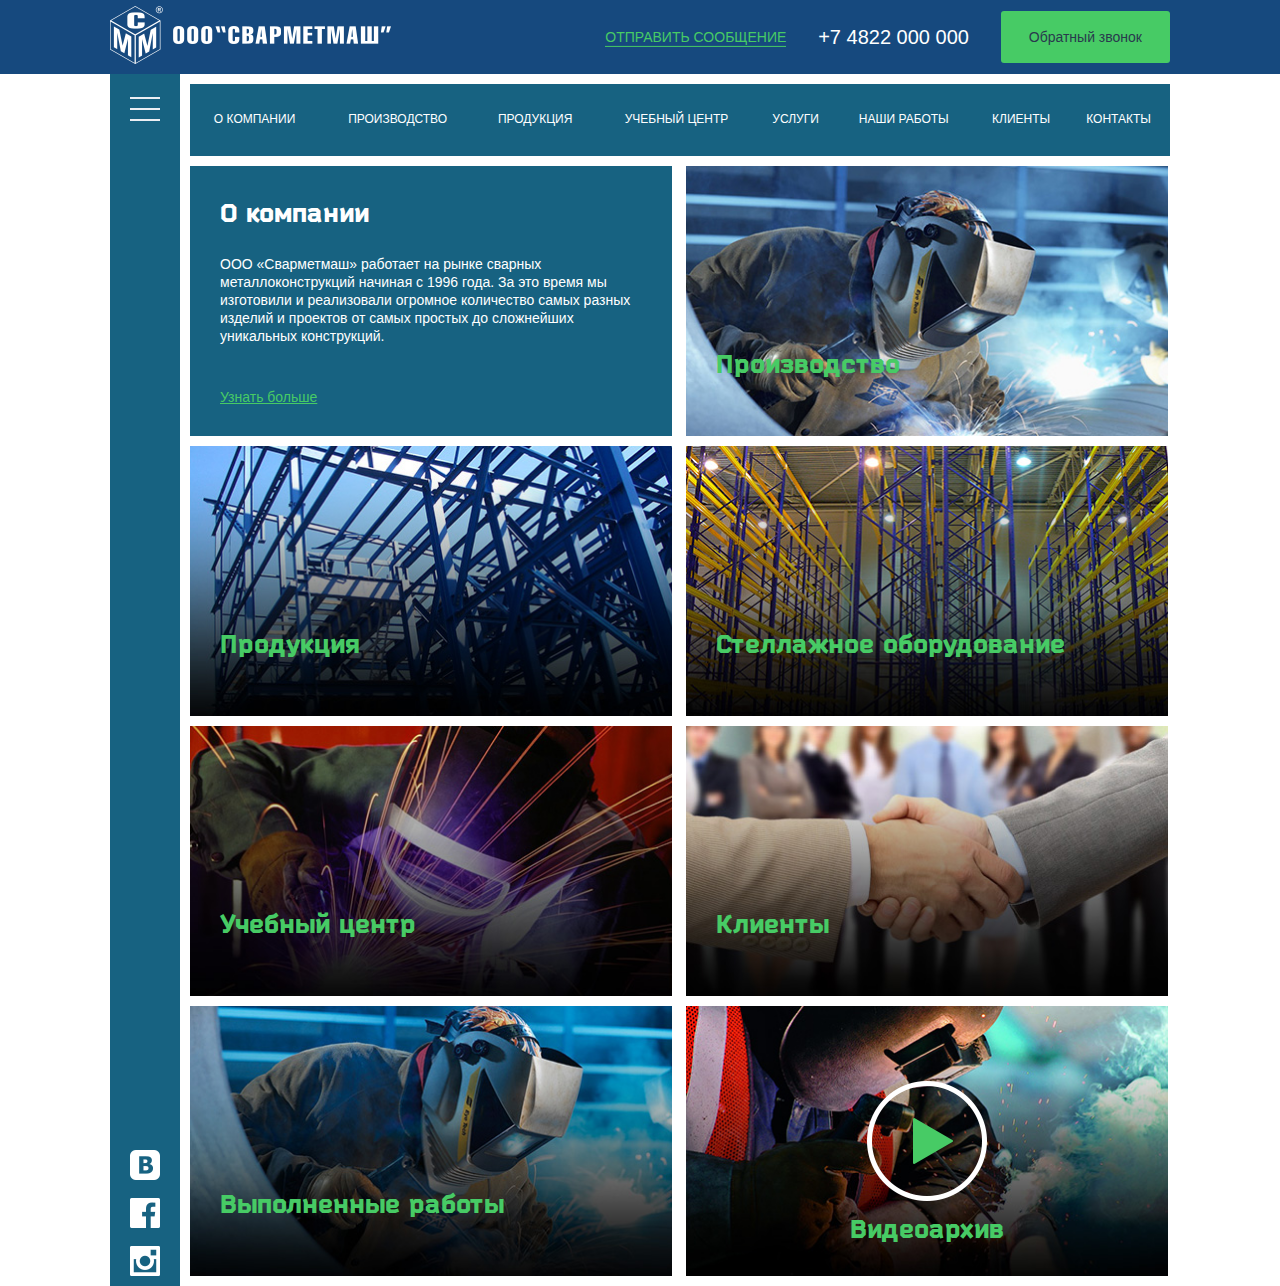
<file: index.html>
<!DOCTYPE html>
<html>
<head>

  <title>Главная</title>
  <meta charset="utf-8"/>
  <meta name="HandheldFriendly" content="false"/>
  <meta name="viewport" content="user-scalable=yes, width=1060px"/>

  <meta http-equiv="X-UA-Compatible" content="IE=edge"/>
  <script type="text/javascript" src="theme/js/lib/html5.js"></script>
  <script type="text/javascript" src="theme/js/jquery.min.js"></script>
  <script type="text/javascript" src="theme/js/js.js"></script>
  <link href="theme/css/styles.css" rel="stylesheet" type="text/css">
</head>


<body class="page-home">
<header class="header-wrapper">
  <div class="header site-container">
    <div class="logo"><a href="#"><img src="theme/images/logo.png" alt=""></a></div>

    <div class="right-part">
      <a href="#" class="send-btn">Отправить сообщение</a>
      <span class="tel">+7 4822 000 000</span>

      <div class="btn-recall">
        <a href="#">Обратный звонок</a>
      </div>
    </div>
  </div>
</header>
<div class="bg-black"></div>
<div class="popup">

  <div class="form">
    <h2>Заказать звонок</h2>
    <a href="#" class="btn-close"></a>

    <form method="post">
      <div class="form-type-text">
        <label>ИМЯ</label>
        <input type="text" class="form-text" placeholder="Представтесь">
      </div>

      <div class="form-type-text">
        <label>Телефон</label>
        <input type="text" class="form-text" placeholder="Ваш номер">
      </div>

      <div class="btn-wrap">
        <input type="submit" class="btn" value="Отправить запрос">
      </div>
    </form>
  </div>

  <div class="thanks">
    <img src="theme/images/icons/i-check.png" alt="">
    <h2>Спасибо, Ваша заявка принята!</h2>
    <p>Наш менеджер свяжется с Вами в ближайшее время</p>
  </div>
</div>
<div class="content-wrapper">
  <div class="site-container">
    <div class="left-part">
      <div class="icon">
        <img src="theme/images/icons/menu.png" alt="">
      </div>
      <ul class="social">
        <li class="soc-1"><a href="#"></a> </li>
        <li class="soc-2"><a href="#"></a> </li>
        <li class="soc-3"><a href="#"></a> </li>
      </ul>
    </div>
    <div class="content">
      <nav class="nav">
        <ul>
          <li><a href="#">О компании</a></li>
          <li><a href="#">Производство</a></li>
          <li class="expanded">
            <a href="#">Продукция</a>
            <ul>
              <li><a href="#">Металлоконструкции</a></li>
              <li><a href="#">Системы ограждений</a></li>
              <li><a href="#">Нестандартное оборудование
                и технологическая тара</a></li>
              <li><a href="#">Стеллажное оборудование</a></li>
            </ul>
          </li>
          <li><a href="#">Учебный центр</a></li>
          <li><a href="#">Услуги</a></li>
          <li><a href="#"> Наши работы</a></li>
          <li><a href="#"> Клиенты</a></li>
          <li><a href="#">Контакты</a></li>
        </ul>
      </nav>

      <div class="items">
        <div class="item">
          <h3>О компании</h3>

          <p>
            ООО «Сварметмаш» работает на рынке сварных металлоконструкций начиная с 1996 года. За это время мы
            изготовили и реализовали огромное количество самых разных изделий и проектов от самых простых до сложнейших
            уникальных конструкций.
          </p>

          <a href="#">Узнать больше</a>
        </div>

        <a href="#" class="item item-2">

           <h3>Производство</h3>

           <p>
             ООО «Сварметмаш» работает на рынке сварных металлоконструкций начиная с 1996 года. За это время мы
             изготовили и реализовали огромное количество самых разных изделий и проектов от самых простых до сложнейших
             уникальных конструкций.
           </p>

        </a>

        <a href="#" class="item item-3">

          <h3>Продукция</h3>

          <p>
            ООО «Сварметмаш» работает на рынке сварных металлоконструкций начиная с 1996 года. За это время мы
            изготовили и реализовали огромное количество самых разных изделий и проектов от самых простых до сложнейших
            уникальных конструкций.
          </p>

        </a>

        <a href="#" class="item item-4">

          <h3>Стеллажное оборудование</h3>

          <p>
            ООО «Сварметмаш» работает на рынке сварных металлоконструкций начиная с 1996 года. За это время мы
            изготовили и реализовали огромное количество самых разных изделий и проектов от самых простых до сложнейших
            уникальных конструкций.
          </p>

        </a>

        <a href="#" class="item item-5">

          <h3>Учебный центр</h3>

          <p>
            ООО «Сварметмаш» работает на рынке сварных металлоконструкций начиная с 1996 года. За это время мы
            изготовили и реализовали огромное количество самых разных изделий и проектов от самых простых до сложнейших
            уникальных конструкций.
          </p>

        </a>

        <a href="#" class="item item-6">

          <h3>Клиенты</h3>

          <p>
            ООО «Сварметмаш» работает на рынке сварных металлоконструкций начиная с 1996 года. За это время мы
            изготовили и реализовали огромное количество самых разных изделий и проектов от самых простых до сложнейших
            уникальных конструкций.
          </p>

        </a>

        <a href="#" class="item item-7">

          <h3>Выполненные работы</h3>

          <p>
            ООО «Сварметмаш» работает на рынке сварных металлоконструкций начиная с 1996 года. За это время мы
            изготовили и реализовали огромное количество самых разных изделий и проектов от самых простых до сложнейших
            уникальных конструкций.
          </p>

        </a>

        <a href="#" class="item video">

          <h3>Видеоархив</h3>

        </a>

      </div>
    </div>
  </div>
</div>
</body>
</html>
</file>
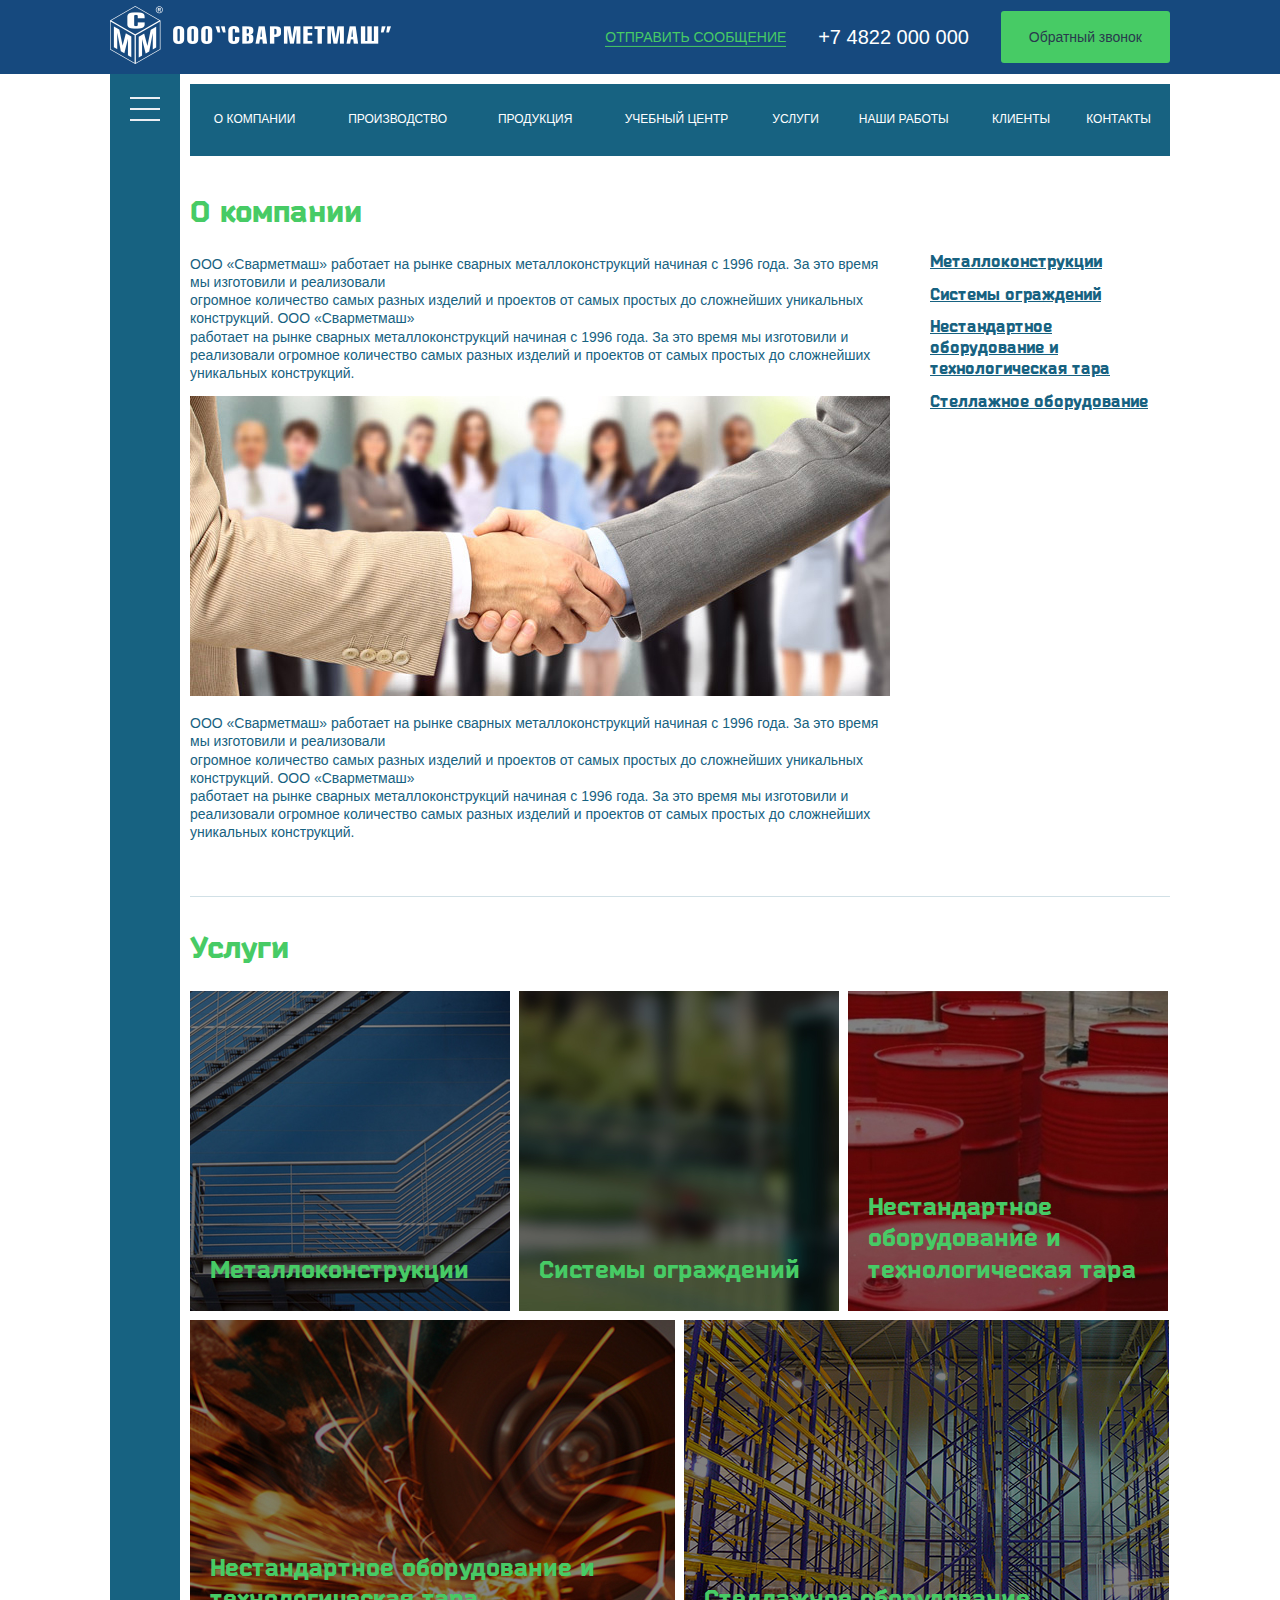
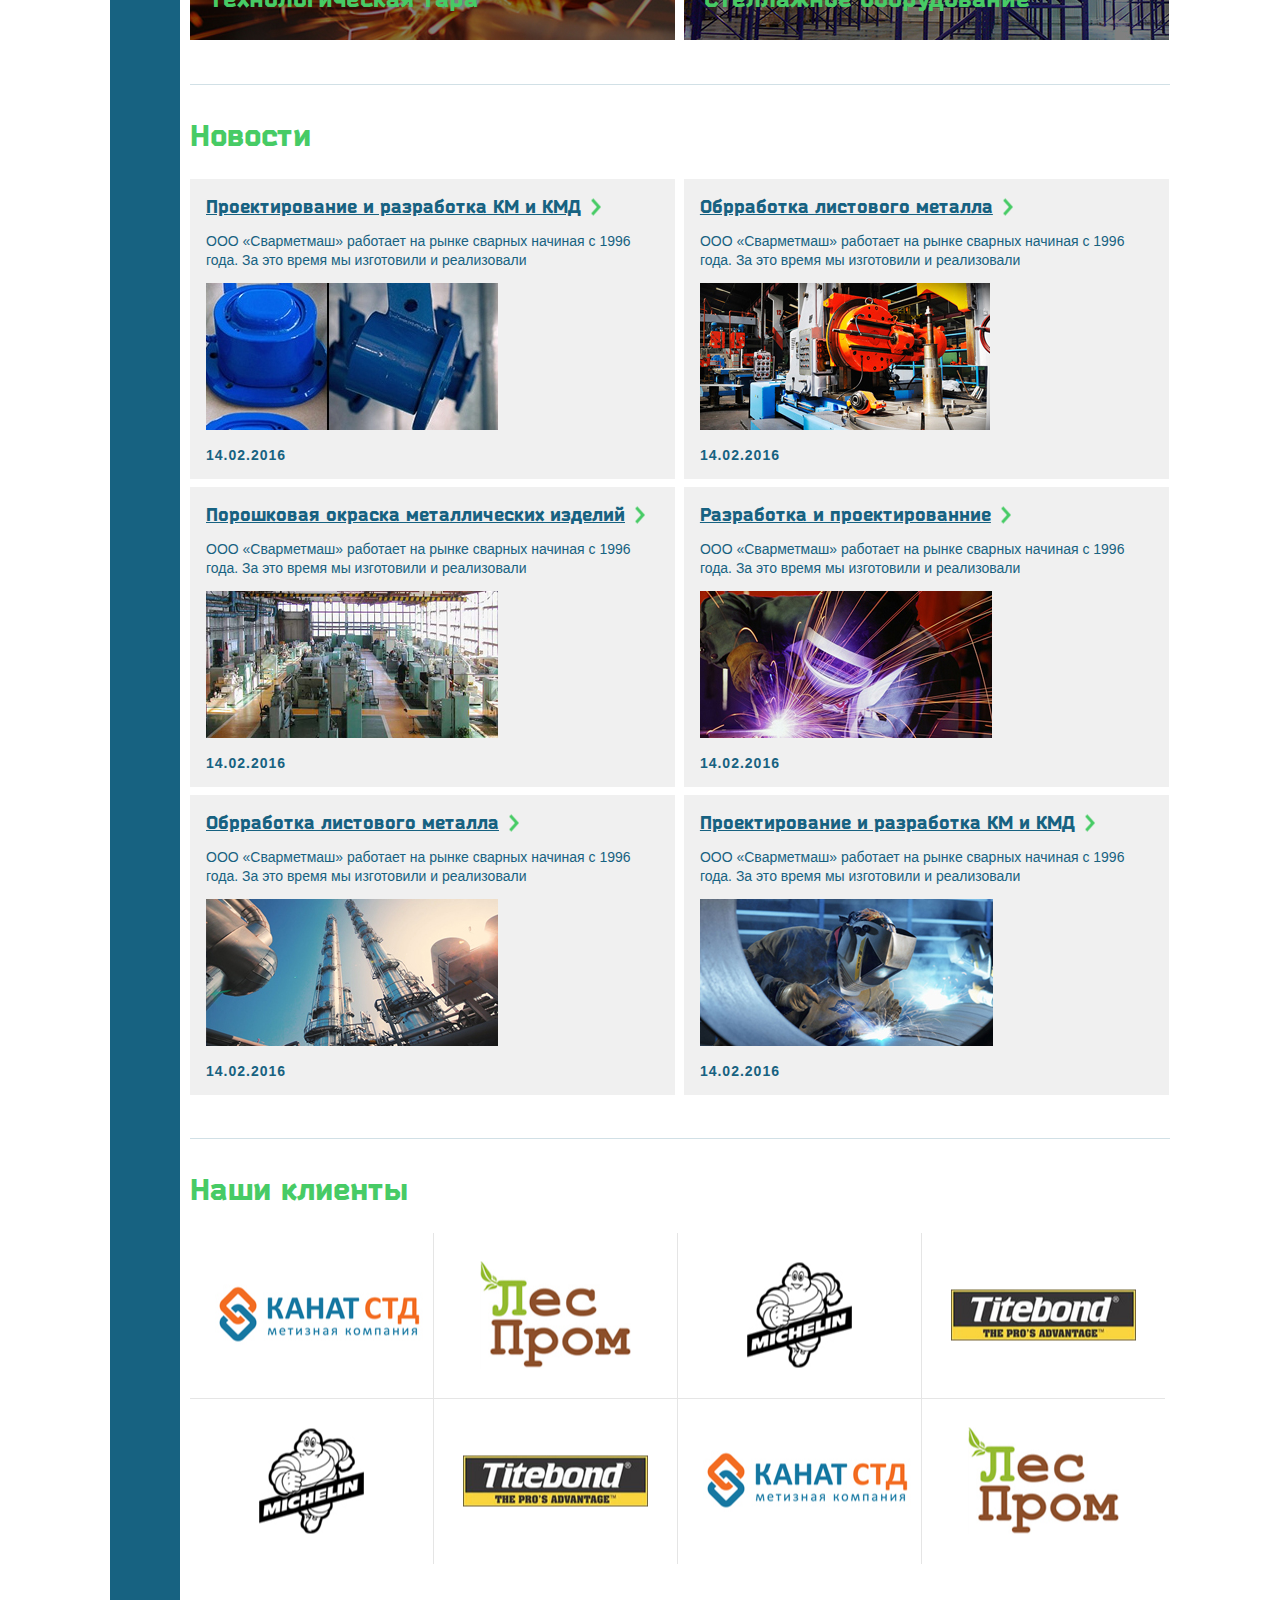
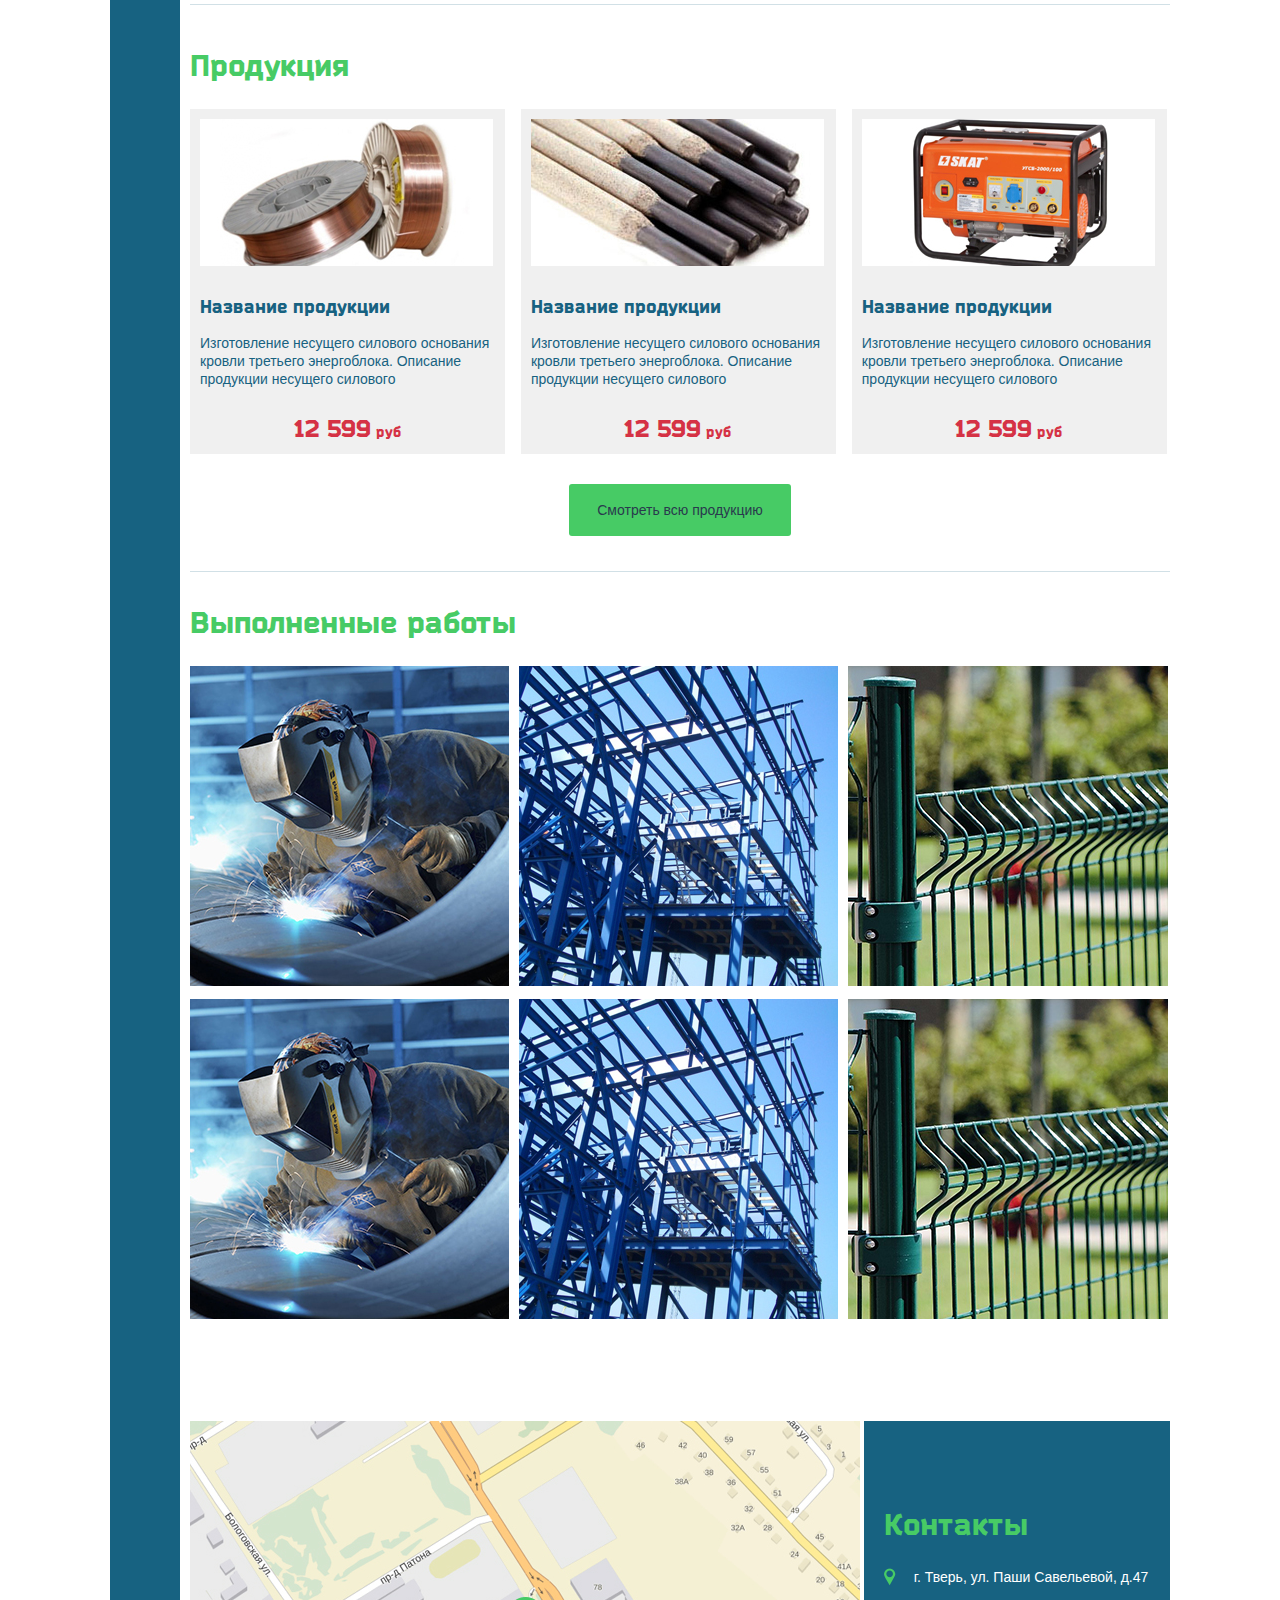
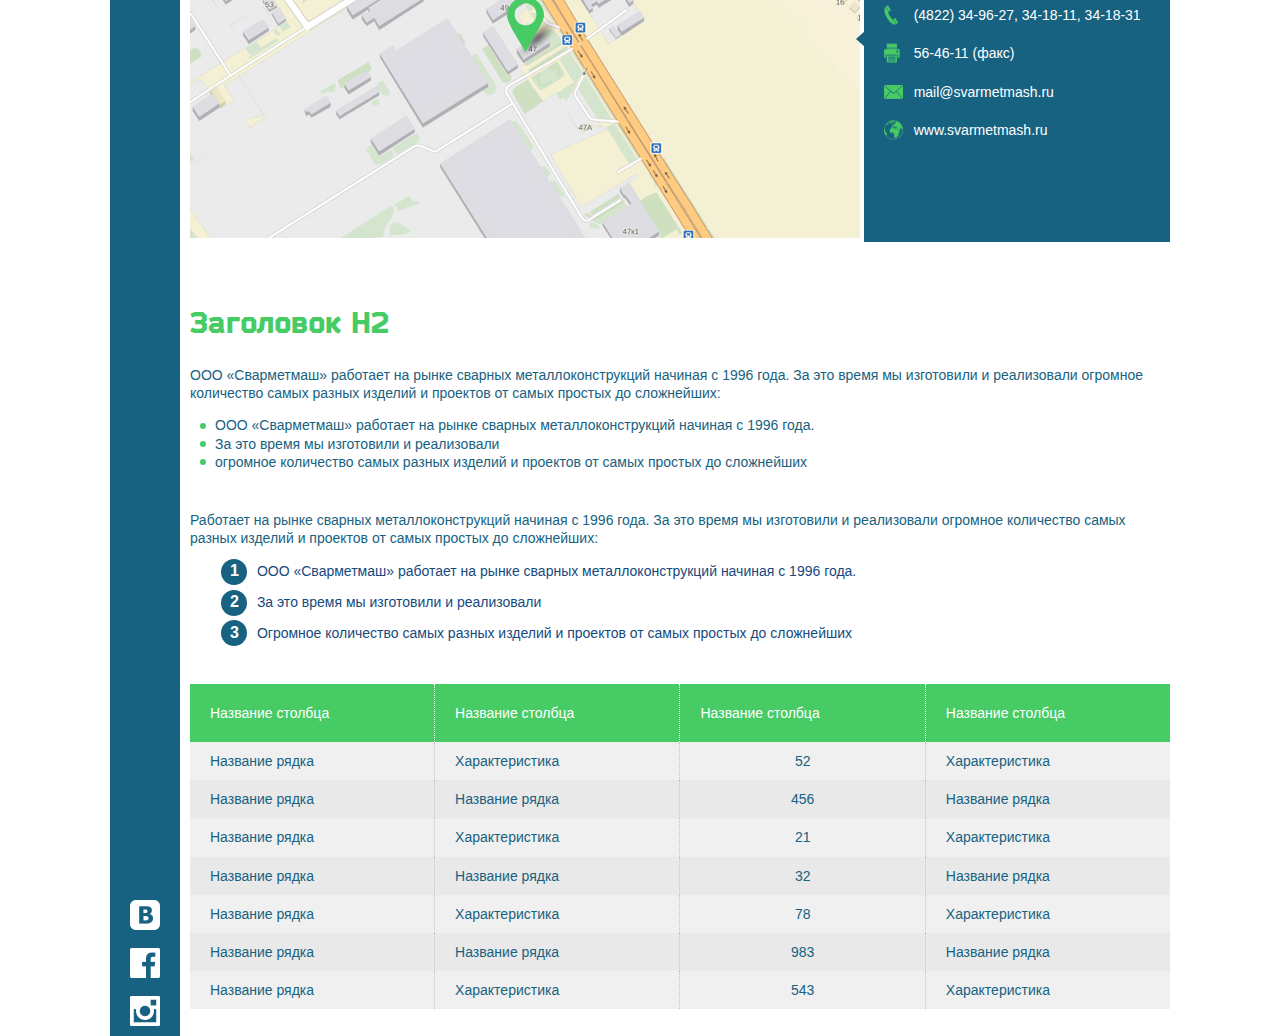
<file: inside.html>
<!DOCTYPE html>
<html>
<head>

  <title>Внутренняя</title>
  <meta charset="utf-8"/>
  <meta name="HandheldFriendly" content="false"/>
  <meta name="viewport" content="user-scalable=yes, width=1060px"/>
  <meta http-equiv="X-UA-Compatible" content="IE=edge"/>
  <script type="text/javascript" src="theme/js/lib/html5.js"></script>
  <script type="text/javascript" src="theme/js/jquery.min.js"></script>
  <script type="text/javascript" src="theme/js/js.js"></script>
  <link href="theme/css/styles.css" rel="stylesheet" type="text/css">
</head>


<body class="page-inside">
<header class="header-wrapper">
  <div class="header site-container">
    <div class="logo"><a href="#"><img src="theme/images/logo.png" alt=""></a></div>

    <div class="right-part">
      <a href="#" class="send-btn">Отправить сообщение</a>
      <span class="tel">+7 4822 000 000</span>

      <div class="btn-recall">
        <a href="#">Обратный звонок</a>
      </div>
    </div>
  </div>
</header>

<div class="bg-black"></div>
<div class="popup">

  <div class="form">
    <h2>Заказать звонок</h2>
    <a href="#" class="btn-close"></a>

    <form method="post">
      <div class="form-type-text">
        <label>ИМЯ</label>
        <input type="text" class="form-text" placeholder="Представтесь">
      </div>

      <div class="form-type-text">
        <label>Телефон</label>
        <input type="text" class="form-text" placeholder="Ваш номер">
      </div>

      <div class="btn-wrap">
        <input type="submit" class="btn" value="Отправить запрос">
      </div>
    </form>
  </div>

  <div class="thanks">
    <img src="theme/images/icons/i-check.png" alt="">
    <h2>Спасибо, Ваша заявка принята!</h2>
    <p>Наш менеджер свяжется с Вами в ближайшее время</p>
  </div>
</div>

<div class="content-wrapper">
<div class="site-container">
<div class="left-part">
  <div class="icon">
    <img src="theme/images/icons/menu.png" alt="">
  </div>
  <ul class="social">
    <li class="soc-1"><a href="#"></a></li>
    <li class="soc-2"><a href="#"></a></li>
    <li class="soc-3"><a href="#"></a></li>
  </ul>
</div>
<div class="content">
<nav class="nav">
  <ul>
    <li><a href="#">О компании</a></li>
    <li><a href="#">Производство</a></li>
    <li class="expanded">
      <a href="#">Продукция</a>
      <ul>
        <li><a href="#">Металлоконструкции</a></li>
        <li><a href="#">Системы ограждений</a></li>
        <li><a href="#">Нестандартное оборудование
          и технологическая тара</a></li>
        <li><a href="#">Стеллажное оборудование</a></li>
      </ul>
    </li>
    <li><a href="#">Учебный центр</a></li>
    <li><a href="#">Услуги</a></li>
    <li><a href="#"> Наши работы</a></li>
    <li><a href="#"> Клиенты</a></li>
    <li><a href="#">Контакты</a></li>
  </ul>
</nav>

<section class="section-one">
  <div class="left-part">
    <h2>О компании</h2>

    <p>
      ООО «Сварметмаш» работает на рынке сварных металлоконструкций начиная с 1996 года. За это время мы
      изготовили и реализовали <br/>
      огромное количество самых разных изделий и проектов от самых простых до сложнейших уникальных конструкций.
      ООО «Сварметмаш» <br/>
      работает на рынке сварных металлоконструкций начиная с 1996 года. За это время мы изготовили и реализовали
      огромное количество самых разных изделий и проектов от самых простых до сложнейших уникальных конструкций.
    </p>
    <img src="theme/images/tmp/content-img.jpg" alt="">

    <p>
      ООО «Сварметмаш» работает на рынке сварных металлоконструкций начиная с 1996 года. За это время мы
      изготовили и реализовали <br/>
      огромное количество самых разных изделий и проектов от самых простых до сложнейших уникальных конструкций.
      ООО «Сварметмаш» <br/>
      работает на рынке сварных металлоконструкций начиная с 1996 года. За это время мы изготовили и реализовали
      огромное количество самых разных изделий и проектов от самых простых до сложнейших уникальных конструкций.
    </p>
  </div>
  <div class="right-part">
    <ul>
      <li><a href="#">Металлоконструкции</a></li>
      <li><a href="#"> Системы ограждений</a></li>
      <li><a href="#"> Нестандартное оборудование
        и технологическая тара</a></li>
      <li><a href="#"> Стеллажное оборудование</a></li>
    </ul>
  </div>
</section>

<section class="section-two">
  <h2>Услуги</h2>
  <ul>
    <li>
      <a href="#">
        <img src="theme/images/tmp/s-img-1.jpg" alt="">
        <h4>Металлоконструкции</h4>
      </a>
    </li>

    <li>
      <a href="#">
        <img src="theme/images/tmp/s-img-2.jpg" alt="">
        <h4>Системы ограждений
        </h4>
      </a>
    </li>

    <li>
      <a href="#">
        <img src="theme/images/tmp/s-img-3.jpg" alt="">
        <h4>Нестандартное
          оборудование
          и технологическая тара
        </h4>
      </a>
    </li>

    <li>
      <a href="#">
        <img src="theme/images/tmp/s-img-4.jpg" alt="">
        <h4>Нестандартное оборудование
          и технологическая тара
        </h4>
      </a>
    </li>

    <li>
      <a href="#">
        <img src="theme/images/tmp/s-img-5.jpg" alt="">
        <h4>Стеллажное оборудование</h4>
      </a>
    </li>
  </ul>
</section>

<section class="section-three">
  <h2>Новости</h2>

  <div class="items">
    <div class="item">
      <span class="title"><a href="#">Проектирование и разработка КМ и КМД</a></span>

      <p>ООО «Сварметмаш» работает на рынке сварных начиная с 1996 года. За это время мы изготовили и реализовали
      </p>

      <div class="img">
        <img src="theme/images/tmp/ins-item-1.jpg" alt="">
      </div>
      <span class="date">14.02.2016</span>
    </div>

    <div class="item">
      <span class="title"><a href="#">Обрработка листового металла</a></span>

      <p>ООО «Сварметмаш» работает на рынке сварных начиная с 1996 года. За это время мы изготовили и реализовали
      </p>

      <div class="img">
        <img src="theme/images/tmp/ins-item-2.jpg" alt="">
      </div>
      <span class="date">14.02.2016</span>
    </div>


    <div class="item">
      <span class="title"><a href="#">Порошковая окраска металлических изделий</a></span>

      <p>ООО «Сварметмаш» работает на рынке сварных начиная с 1996 года. За это время мы изготовили и реализовали
      </p>

      <div class="img">
        <img src="theme/images/tmp/ins-item-3.jpg" alt="">
      </div>
      <span class="date">14.02.2016</span>
    </div>

    <div class="item">
      <span class="title"><a href="#">Разработка и проектированние</a></span>

      <p>ООО «Сварметмаш» работает на рынке сварных начиная с 1996 года. За это время мы изготовили и реализовали
      </p>

      <div class="img">
        <img src="theme/images/tmp/ins-item-4.jpg" alt="">
      </div>
      <span class="date">14.02.2016</span>
    </div>


    <div class="item">
      <span class="title"><a href="#">Обрработка листового металла</a></span>

      <p>ООО «Сварметмаш» работает на рынке сварных начиная с 1996 года. За это время мы изготовили и реализовали
      </p>

      <div class="img">
        <img src="theme/images/tmp/ins-item-5.jpg" alt="">
      </div>
      <span class="date">14.02.2016</span>
    </div>

    <div class="item">
      <span class="title"><a href="#">Проектирование и разработка КМ и КМД</a></span>

      <p>ООО «Сварметмаш» работает на рынке сварных начиная с 1996 года. За это время мы изготовили и реализовали
      </p>

      <div class="img">
        <img src="theme/images/tmp/ins-item-6.jpg" alt="">
      </div>
      <span class="date">14.02.2016</span>
    </div>
  </div>
</section>

<section class="section-partners">
  <h2>Наши клиенты</h2>
  <ul>
    <li><a href="#">
      <img src="theme/images/tmp/logo-item-1.jpg" alt="">

      <div class="desc">
        Его корни уходят в один
        фрагмент классической латыни
        45 года н.э., то есть более
      </div>
    </a></li>

    <li><a href="#">
      <img src="theme/images/tmp/logo-item-2.jpg" alt="">

      <div class="desc">
        Его корни уходят в один
        фрагмент классической латыни
        45 года н.э., то есть более
      </div>
    </a></li>

    <li><a href="#">
      <img src="theme/images/tmp/logo-item-3.jpg" alt="">

      <div class="desc">
        Его корни уходят в один
        фрагмент классической латыни
        45 года н.э., то есть более
      </div>
    </a></li>

    <li><a href="#">
      <img src="theme/images/tmp/logo-item-4.jpg" alt="">

      <div class="desc">
        Его корни уходят в один
        фрагмент классической латыни
        45 года н.э., то есть более
      </div>
    </a></li>

    <li><a href="#">
      <img src="theme/images/tmp/logo-item-3.jpg" alt="">

      <div class="desc">
        Его корни уходят в один
        фрагмент классической латыни
        45 года н.э., то есть более
      </div>
    </a></li>

    <li><a href="#">
      <img src="theme/images/tmp/logo-item-4.jpg" alt="">

      <div class="desc">
        Его корни уходят в один
        фрагмент классической латыни
        45 года н.э., то есть более
      </div>
    </a></li>

    <li><a href="#">
      <img src="theme/images/tmp/logo-item-1.jpg" alt="">

      <div class="desc">
        Его корни уходят в один
        фрагмент классической латыни
        45 года н.э., то есть более
      </div>
    </a></li>

    <li><a href="#">
      <img src="theme/images/tmp/logo-item-2.jpg" alt="">

      <div class="desc">
        Его корни уходят в один
        фрагмент классической латыни
        45 года н.э., то есть более
      </div>
    </a></li>
  </ul>
</section>

<section class="section-products">
  <h2>Продукция</h2>

  <div class="items">
    <div class="item">
      <div class="img">
        <img src="theme/images/tmp/part-1.jpg" alt="">
      </div>
      <span class="title">Название продукции</span>

      <p>
        Изготовление несущего силового основания кровли третьего энергоблока. Описание продукции несущего силового
      </p>

      <div class="price">
        <span>12 599</span> руб
      </div>
    </div>
    <div class="item">
      <div class="img">
        <img src="theme/images/tmp/part-2.jpg" alt="">
      </div>
      <span class="title">Название продукции</span>

      <p>
        Изготовление несущего силового основания кровли третьего энергоблока. Описание продукции несущего силового
      </p>

      <div class="price">
        <span>12 599</span> руб
      </div>
    </div>
    <div class="item">
      <div class="img">
        <img src="theme/images/tmp/part-3.jpg" alt="">
      </div>
      <span class="title">Название продукции</span>

      <p>
        Изготовление несущего силового основания кровли третьего энергоблока. Описание продукции несущего силового
      </p>

      <div class="price">
        <span>12 599</span> руб
      </div>
    </div>
  </div>

  <div class="show-all">
    <a href="#">Смотреть всю продукцию</a>
  </div>
</section>

<section class="section-work">
  <h2>Выполненные работы</h2>

  <div class="items">
    <a href="#" class="item">
      <div class="img">
        <img src="theme/images/tmp/work-3.jpg" alt="">
      </div>
      <div class="desc">
        <h4>Жилой дом общей площадью 130,2 м. кв. </h4>
      </div>
    </a>

    <a href="#" class="item">
      <div class="img">
        <img src="theme/images/tmp/work-2.jpg" alt="">
      </div>
      <div class="desc">
        <h4>Жилой дом общей площадью 130,2 м. кв. </h4>
      </div>
    </a>

    <a href="#" class="item">
      <div class="img">
        <img src="theme/images/tmp/work-1.jpg" alt="">
      </div>
      <div class="desc">
        <h4>Жилой дом общей площадью 130,2 м. кв. </h4>
      </div>
    </a>

    <a href="#" class="item">
      <div class="img">
        <img src="theme/images/tmp/work-3.jpg" alt="">
      </div>
      <div class="desc">
        <h4>Жилой дом общей площадью 130,2 м. кв. </h4>
      </div>
    </a>

    <a href="#" class="item">
      <div class="img">
        <img src="theme/images/tmp/work-2.jpg" alt="">
      </div>
      <div class="desc">
        <h4>Жилой дом общей площадью 130,2 м. кв. </h4>
      </div>
    </a>

    <a href="#" class="item">
      <div class="img">
        <img src="theme/images/tmp/work-1.jpg" alt="">
      </div>
      <div class="desc">
        <h4>Жилой дом общей площадью 130,2 м. кв. </h4>
      </div>
    </a>
  </div>
</section>

<section class="section-contacts">
  <div class="contacts">
    <div class="map">
      <img src="theme/images/tmp/map.jpg" alt="">
    </div>
    <div class="right-part">
      <h2>Контакты</h2>
      <span class="addres">г. Тверь, ул. Паши Савельевой, д.47</span>
      <span class="tel">(4822) 34-96-27, 34-18-11, 34-18-31</span>
      <span class="fax">56-46-11 (факс)</span>
      <span class="email"><a href="mailto:mail@svarmetmash.ru">mail@svarmetmash.ru</a> </span>
      <span class="site"><a href="www.svarmetmash.ru">www.svarmetmash.ru</a> </span>
    </div>
  </div>
</section>

<section class="section-text">
  <h2>
    Заголовок H2
  </h2>

  <p>
    ООО «Сварметмаш» работает на рынке сварных металлоконструкций начиная с 1996 года. За это время мы изготовили и
    реализовали
    огромное количество самых разных изделий и проектов от самых простых до сложнейших:
  </p>

  <ul class="bullet">
    <li> ООО «Сварметмаш» работает на рынке сварных металлоконструкций начиная с 1996 года.</li>
    <li> За это время мы изготовили и реализовали</li>
    <li> огромное количество самых разных изделий и проектов от самых простых до сложнейших</li>
  </ul>

  <p>
    Работает на рынке сварных металлоконструкций начиная с 1996 года. За это время мы изготовили и реализовали огромное
    количество самых разных изделий и проектов от самых простых до сложнейших:
  </p>

  <ol class="number" type="1">

    <li><span>ООО «Сварметмаш» работает на рынке сварных металлоконструкций начиная с 1996 года.</span></li>
    <li><span>За это время мы изготовили и реализовали</span></li>
    <li><span>Огромное количество самых разных изделий и проектов от самых простых до сложнейших</span></li>
  </ol>
</section>

<div class="table">
  <table>
    <thead>
    <tr>
      <th>Название столбца</th>
      <th>Название столбца</th>
      <th>Название столбца</th>
      <th>Название столбца</th>
    </tr>
    </thead>
    <tbody>
    <tr>
      <td>Название рядка</td>
      <td>Характеристика</td>
      <td>52</td>
      <td>Характеристика</td>
    </tr>

    <tr>
      <td>Название рядка</td>
      <td>Название рядка</td>
      <td>456</td>
      <td>Название рядка</td>
    </tr>

    <tr>
      <td>Название рядка</td>
      <td>Характеристика</td>
      <td>21</td>
      <td>Характеристика</td>
    </tr>

    <tr>
      <td>Название рядка</td>
      <td>Название рядка</td>
      <td>32</td>
      <td>Название рядка</td>
    </tr>

    <tr>
      <td>Название рядка</td>
      <td>Характеристика</td>
      <td>78</td>
      <td>Характеристика</td>
    </tr>

    <tr>
      <td>Название рядка</td>
      <td>Название рядка</td>
      <td>983</td>
      <td>Название рядка</td>
    </tr>

    <tr>
      <td>Название рядка</td>
      <td>Характеристика</td>
      <td>543</td>
      <td>Характеристика</td>
    </tr>
    </tbody>
  </table>
</div>
</div>
</div>
</div>
</body>
</html>
</file>
<file: theme/css/styles.css>
@font-face {
  font-family: 'Bender-Black';
  src: url("../fonts/Bender-Black.eot");
  src: url("../fonts/Bender-Black.eot?#iefix") format("embedded-opentype"), url("../fonts/Bender-Black.woff") format("woff"), url("../fonts/Bender-Black.ttf") format("truetype"), url("../fonts/Bender-Black.svg#Bender-Black") format("svg");
  font-weight: normal;
  font-style: normal;
}
/*! normalize.css v2.1.3 | MIT License | git.io/normalize */
/* ==========================================================================
   HTML5 display definitions
   ========================================================================== */
/**
 * Correct `block` display not defined in IE 8/9.
 */
article,
aside,
details,
figcaption,
figure,
footer,
header,
hgroup,
main,
nav,
section,
summary {
  display: block;
}

/**
 * Correct `inline-block` display not defined in IE 8/9.
 */
audio,
canvas,
video {
  display: inline-block;
}

/**
 * Prevent modern browsers from displaying `audio` without controls.
 * Remove excess height in iOS 5 devices.
 */
audio:not([controls]) {
  display: none;
  height: 0;
}

/**
 * Address `[hidden]` styling not present in IE 8/9.
 * Hide the `template` element in IE, Safari, and Firefox < 22.
 */
[hidden],
template {
  display: none;
}

/* ==========================================================================
   Base
   ========================================================================== */
/**
 * 1. Set default font family to sans-serif.
 * 2. Prevent iOS text size adjust after orientation change, without disabling
 *    user zoom.
 */
html {
  font-family: sans-serif;
  /* 1 */
  -ms-text-size-adjust: 100%;
  /* 2 */
  -webkit-text-size-adjust: 100%;
  /* 2 */
}

/**
 * Remove default margin.
 */
body {
  margin: 0;
}

/* ==========================================================================
   Links
   ========================================================================== */
/**
 * Remove the gray background color from active links in IE 10.
 */
a {
  background: transparent;
}

/**
 * Address `outline` inconsistency between Chrome and other browsers.
 */
a:focus {
  outline: thin dotted;
}

/**
 * Improve readability when focused and also mouse hovered in all browsers.
 */
a:active,
a:hover {
  outline: 0;
}

/* ==========================================================================
   Typography
   ========================================================================== */
/**
 * Address variable `h1` font-size and margin within `section` and `article`
 * contexts in Firefox 4+, Safari 5, and Chrome.
 */
h1 {
  font-size: 2em;
  margin: 0.67em 0;
}

/**
 * Address styling not present in IE 8/9, Safari 5, and Chrome.
 */
abbr[title] {
  border-bottom: 1px dotted;
}

/**
 * Address style set to `bolder` in Firefox 4+, Safari 5, and Chrome.
 */
b,
strong {
  font-weight: bold;
}

/**
 * Address styling not present in Safari 5 and Chrome.
 */
dfn {
  font-style: italic;
}

/**
 * Address differences between Firefox and other browsers.
 */
hr {
  -moz-box-sizing: content-box;
  box-sizing: content-box;
  height: 0;
}

/**
 * Address styling not present in IE 8/9.
 */
mark {
  background: #ff0;
  color: #000;
}

/**
 * Correct font family set oddly in Safari 5 and Chrome.
 */
code,
kbd,
pre,
samp {
  font-family: monospace, serif;
  font-size: 1em;
}

/**
 * Improve readability of pre-formatted text in all browsers.
 */
pre {
  white-space: pre-wrap;
}

/**
 * Set consistent quote types.
 */
q {
  quotes: "\201C" "\201D" "\2018" "\2019";
}

/**
 * Address inconsistent and variable font size in all browsers.
 */
small {
  font-size: 80%;
}

/**
 * Prevent `sub` and `sup` affecting `line-height` in all browsers.
 */
sub,
sup {
  font-size: 75%;
  line-height: 0;
  position: relative;
  vertical-align: baseline;
}

sup {
  top: -0.5em;
}

sub {
  bottom: -0.25em;
}

/* ==========================================================================
   Embedded content
   ========================================================================== */
/**
 * Remove border when inside `a` element in IE 8/9.
 */
img {
  border: 0;
}

/**
 * Correct overflow displayed oddly in IE 9.
 */
svg:not(:root) {
  overflow: hidden;
}

/* ==========================================================================
   Figures
   ========================================================================== */
/**
 * Address margin not present in IE 8/9 and Safari 5.
 */
figure {
  margin: 0;
}

/* ==========================================================================
   Forms
   ========================================================================== */
/**
 * Define consistent border, margin, and padding.
 */
fieldset {
  border: 1px solid #c0c0c0;
  margin: 0 2px;
  padding: 0.35em 0.625em 0.75em;
}

/**
 * 1. Correct `color` not being inherited in IE 8/9.
 * 2. Remove padding so people aren't caught out if they zero out fieldsets.
 */
legend {
  border: 0;
  /* 1 */
  padding: 0;
  /* 2 */
}

/**
 * 1. Correct font family not being inherited in all browsers.
 * 2. Correct font size not being inherited in all browsers.
 * 3. Address margins set differently in Firefox 4+, Safari 5, and Chrome.
 */
button,
input,
select,
textarea {
  font-family: inherit;
  /* 1 */
  font-size: 100%;
  /* 2 */
  margin: 0;
  /* 3 */
}

/**
 * Address Firefox 4+ setting `line-height` on `input` using `!important` in
 * the UA stylesheet.
 */
button,
input {
  line-height: normal;
}

/**
 * Address inconsistent `text-transform` inheritance for `button` and `select`.
 * All other form control elements do not inherit `text-transform` values.
 * Correct `button` style inheritance in Chrome, Safari 5+, and IE 8+.
 * Correct `select` style inheritance in Firefox 4+ and Opera.
 */
button,
select {
  text-transform: none;
}

/**
 * 1. Avoid the WebKit bug in Android 4.0.* where (2) destroys native `audio`
 *    and `video` controls.
 * 2. Correct inability to style clickable `input` types in iOS.
 * 3. Improve usability and consistency of cursor style between image-type
 *    `input` and others.
 */
button,
html input[type="button"],
input[type="reset"],
input[type="submit"] {
  -webkit-appearance: button;
  /* 2 */
  cursor: pointer;
  /* 3 */
}

/**
 * Re-set default cursor for disabled elements.
 */
button[disabled],
html input[disabled] {
  cursor: default;
}

/**
 * 1. Address box sizing set to `content-box` in IE 8/9/10.
 * 2. Remove excess padding in IE 8/9/10.
 */
input[type="checkbox"],
input[type="radio"] {
  box-sizing: border-box;
  /* 1 */
  padding: 0;
  /* 2 */
}

/**
 * 1. Address `appearance` set to `searchfield` in Safari 5 and Chrome.
 * 2. Address `box-sizing` set to `border-box` in Safari 5 and Chrome
 *    (include `-moz` to future-proof).
 */
input[type="search"] {
  -webkit-appearance: textfield;
  /* 1 */
  -moz-box-sizing: content-box;
  -webkit-box-sizing: content-box;
  /* 2 */
  box-sizing: content-box;
}

/**
 * Remove inner padding and search cancel button in Safari 5 and Chrome
 * on OS X.
 */
input[type="search"]::-webkit-search-cancel-button,
input[type="search"]::-webkit-search-decoration {
  -webkit-appearance: none;
}

/**
 * Remove inner padding and border in Firefox 4+.
 */
button::-moz-focus-inner,
input::-moz-focus-inner {
  border: 0;
  padding: 0;
}

/**
 * 1. Remove default vertical scrollbar in IE 8/9.
 * 2. Improve readability and alignment in all browsers.
 */
textarea {
  overflow: auto;
  /* 1 */
  vertical-align: top;
  /* 2 */
}

/* ==========================================================================
   Tables
   ========================================================================== */
/**
 * Remove most spacing between table cells.
 */
table {
  border-collapse: collapse;
  border-spacing: 0;
}

html {
  height: 100%;
}

body {
  min-height: 100%;
  height: 100%;
  font-size: 14px;
  line-height: 1.3;
  font-family: Arial, sans-serif;
  color: #176281;
  min-width: 1050px;
}

.clearfix {
  *zoom: 1;
}
.clearfix:before, .clearfix:after {
  display: table;
  content: "";
  line-height: 0;
}
.clearfix:after {
  clear: both;
}

.pull-left {
  float: left;
}

.pull-right {
  float: right;
}

a {
  color: #47cb65;
  outline: none !important;
}

@media (max-width: 767px) {
  .site-container {
    width: 1060px;
    margin: 0 auto;
    position: relative;
    height: 100%;
    display: table;
  }
  .site-container:after {
    content: " ";
    display: block;
    height: 0;
    clear: both;
    overflow: hidden;
    visibility: hidden;
  }

  * {
    -moz-box-sizing: border-box;
    -webkit-box-sizing: border-box;
    box-sizing: border-box;
  }

  .header-wrapper {
    background: #16497e;
    padding: 6px 0;
  }
  .header-wrapper .right-part {
    position: absolute;
    right: 0;
    top: 50%;
    -moz-transform: translateY(-50%);
    -ms-transform: translateY(-50%);
    -webkit-transform: translateY(-50%);
    transform: translateY(-50%);
  }
  .header-wrapper .right-part .send-btn, .header-wrapper .right-part .tel, .header-wrapper .right-part .btn-recall {
    display: inline-block;
    vertical-align: middle;
  }
  .header-wrapper .right-part .send-btn {
    text-transform: uppercase;
    text-decoration: none;
    border-bottom: 1px solid #47cb65;
    margin-right: 28px;
  }
  .header-wrapper .right-part .send-btn:hover {
    border-bottom: none;
  }
  .header-wrapper .right-part .tel {
    font-size: 20px;
    color: #fff;
    margin-right: 28px;
  }

  .btn-recall a, .show-all a {
    background: #47cb65;
    color: #293a4d;
    text-decoration: none;
    padding: 17px 28px;
    -moz-border-radius: 3px;
    -webkit-border-radius: 3px;
    border-radius: 3px;
    -moz-transition: all 0.3s;
    -o-transition: all 0.3s;
    -webkit-transition: all 0.3s;
    transition: all 0.3s;
    display: inline-block;
  }
  .btn-recall a:hover, .show-all a:hover {
    background: #51e873;
  }

  .popup {
    position: fixed;
    z-index: 11;
    left: 50%;
    top: 50%;
    -moz-transform: translate(-50%, -50%);
    -ms-transform: translate(-50%, -50%);
    -webkit-transform: translate(-50%, -50%);
    transform: translate(-50%, -50%);
  }
  .popup .thanks {
    background: #16497e;
    text-align: center;
    width: 600px;
    padding: 40px 20px;
    opacity: 0;
    visibility: hidden;
    display: none;
  }
  .popup .thanks.active {
    display: block;
  }
  .popup .thanks h2 {
    font-size: 30px;
    font-family: "Bender-Black";
    color: #47cb65;
    margin: 0 0 15px;
  }
  .popup .thanks p {
    font-size: 16px;
    margin: 0;
    color: #fff;
  }
  .popup .form {
    width: 465px;
    display: none;
  }
  .popup .form.active {
    display: block;
  }
  .popup .form .btn-close {
    position: absolute;
    top: 0;
    right: -30px;
    height: 20px;
    width: 20px;
    background:  url('../images/icons-sde8cce5124.png') -47px -30px no-repeat;
  }
  .popup .form h2 {
    background: #16497e;
    color: #fff;
    font-family: "Bender-Black";
    font-size: 30px;
    text-align: center;
    padding: 11px 0;
    margin: 0;
  }
  .popup .form form {
    background: #fff;
    padding: 38px 33px;
  }
  .popup .form form .form-type-text {
    margin-bottom: 25px;
  }
  .popup .form form label {
    display: block;
    font-size: 18px;
    color: #47cb65;
    font-family: "Bender-Black";
    margin-bottom: 10px;
    text-transform: uppercase;
  }
  .popup .form form .form-text {
    border: 1px solid #d0d0d0;
    font-size: 15px;
  }
  .popup .form form input {
    width: 100%;
    -moz-border-radius: 2px;
    -webkit-border-radius: 2px;
    border-radius: 2px;
    padding: 16px;
  }
  .popup .form form .btn {
    background: none;
    border: none;
    background: #47cb65;
    color: #293a4d;
    font-size: 18px;
    font-family: "Bender-Black";
    text-transform: uppercase;
    -moz-transition: all 0.3s;
    -o-transition: all 0.3s;
    -webkit-transition: all 0.3s;
    transition: all 0.3s;
  }
  .popup .form form .btn:hover {
    background: #52eb75;
  }

  .bg-black {
    position: fixed;
    top: 0;
    left: 0;
    right: 0;
    bottom: 0;
    background: rgba(0, 0, 0, 0.7);
    z-index: 10;
    opacity: 0;
    visibility: hidden;
    -moz-transition: all 0.3s;
    -o-transition: all 0.3s;
    -webkit-transition: all 0.3s;
    transition: all 0.3s;
  }
  .bg-black.active {
    opacity: 1;
    visibility: visible;
  }

  .content-wrapper .site-container {
    height: 100%;
  }
  .content-wrapper .site-container > .left-part {
    display: table-cell;
    width: 70px;
    position: relative;
    z-index: 1;
    min-height: 350px;
    height: 100%;
    background: #176281;
  }
  .content-wrapper .site-container > .left-part .icon, .content-wrapper .site-container > .left-part .social {
    position: absolute;
    left: 50%;
    -moz-transform: translateX(-50%);
    -ms-transform: translateX(-50%);
    -webkit-transform: translateX(-50%);
    transform: translateX(-50%);
  }
  .content-wrapper .site-container > .left-part .icon {
    top: 23px;
  }
  .content-wrapper .site-container > .left-part .social {
    bottom: 10px;
    margin: 0;
    padding: 0;
  }
  .content-wrapper .site-container > .left-part .social li {
    list-style: none;
    margin-bottom: 18px;
  }
  .content-wrapper .site-container > .left-part .social li:last-child {
    margin-bottom: 0;
  }
  .content-wrapper .site-container > .left-part .social li.soc-1 a {
    height: 30px;
    width: 30px;
    background:  url('../images/icons-sde8cce5124.png') -90px 0 no-repeat;
  }
  .content-wrapper .site-container > .left-part .social li.soc-2 a {
    height: 30px;
    width: 30px;
    background:  url('../images/icons-sde8cce5124.png') -30px 0 no-repeat;
  }
  .content-wrapper .site-container > .left-part .social li.soc-3 a {
    height: 30px;
    width: 30px;
    background:  url('../images/icons-sde8cce5124.png') -60px 0 no-repeat;
  }
  .content-wrapper .site-container > .left-part .social li a {
    display: block;
  }
  .content-wrapper .site-container .content {
    display: table-cell;
    width: 990px;
    padding-top: 10px;
    padding-left: 10px;
  }
  .content-wrapper .site-container .content .nav {
    font-size: 12px;
    text-transform: uppercase;
    background: #176281;
    margin-bottom: 10px;
  }
  .content-wrapper .site-container .content .nav > ul {
    margin: 0;
    padding: 0;
    display: table;
    width: 100%;
  }
  .content-wrapper .site-container .content .nav > ul a {
    color: #fff;
    text-decoration: none;
    padding: 28px 0;
    display: block;
    -moz-transition: all 0.3s;
    -o-transition: all 0.3s;
    -webkit-transition: all 0.3s;
    transition: all 0.3s;
  }
  .content-wrapper .site-container .content .nav > ul > li {
    display: table-cell;
    position: relative;
    text-align: center;
    list-style: none;
  }
  .content-wrapper .site-container .content .nav > ul > li:hover ul {
    opacity: 1;
    visibility: visible;
  }
  .content-wrapper .site-container .content .nav > ul > li.active a, .content-wrapper .site-container .content .nav > ul > li:hover a {
    background: #16497e;
  }
  .content-wrapper .site-container .content .nav > ul > li ul {
    position: absolute;
    top: 100%;
    left: 0;
    right: 0;
    background: #16497e;
    width: 270px;
    text-align: left;
    list-style: none;
    margin: 0;
    padding: 0 8px;
    opacity: 0;
    visibility: hidden;
    -moz-transition: all 0.3s;
    -o-transition: all 0.3s;
    -webkit-transition: all 0.3s;
    transition: all 0.3s;
    z-index: 10;
  }
  .content-wrapper .site-container .content .nav > ul > li ul li:last-child a {
    border-bottom: none;
  }
  .content-wrapper .site-container .content .nav > ul > li ul a {
    padding: 14px 0;
    border-bottom: 1px solid #7392b2;
    line-height: 1.8;
  }
  .content-wrapper .site-container .content .nav > ul > li ul a:hover {
    color: #47cb65;
  }
  .content-wrapper .site-container .content h2 {
    color: #47cb65;
    font-size: 30px;
    font-family: "Bender-Black";
    margin: 0 0 25px;
  }
  .content-wrapper .site-container .content h4 {
    font-family: "Bender-Black";
    font-size: 24px;
  }
  .page-home .content-wrapper .site-container .content .items .item {
    display: inline-block;
    width: 482px;
    color: #fff;
    padding: 30px;
    min-height: 270px;
    margin-right: 10px;
    margin-bottom: 10px;
    position: relative;
    text-decoration: none;
    vertical-align: top;
    -moz-transition: all 0.3s;
    -o-transition: all 0.3s;
    -webkit-transition: all 0.3s;
    transition: all 0.3s;
    -moz-background-size: 100%;
    -o-background-size: 100%;
    -webkit-background-size: 100%;
    background-size: 100%;
  }
  .page-home .content-wrapper .site-container .content .items .item:nth-child(2n+2) {
    margin-right: 0;
  }
  .page-home .content-wrapper .site-container .content .items .item.item-2 {
    background-image: url('../images/tmp/item-1.jpg');
  }
  .page-home .content-wrapper .site-container .content .items .item.item-2:hover {
    background-image: url('../images/tmp/item-1-h.jpg');
  }
  .page-home .content-wrapper .site-container .content .items .item.item-3 {
    background-image: url('../images/tmp/item-2.jpg');
  }
  .page-home .content-wrapper .site-container .content .items .item.item-3:hover {
    background-image: url('../images/tmp/item-2-h.jpg');
  }
  .page-home .content-wrapper .site-container .content .items .item.item-4 {
    background-image: url('../images/tmp/item-3.jpg');
  }
  .page-home .content-wrapper .site-container .content .items .item.item-4:hover {
    background-image: url('../images/tmp/item-3-h.jpg');
  }
  .page-home .content-wrapper .site-container .content .items .item.item-5 {
    background-image: url('../images/tmp/item-4.jpg');
  }
  .page-home .content-wrapper .site-container .content .items .item.item-5:hover {
    background-image: url('../images/tmp/item-4-h.jpg');
  }
  .page-home .content-wrapper .site-container .content .items .item.item-6 {
    background-image: url('../images/tmp/item-5.jpg');
  }
  .page-home .content-wrapper .site-container .content .items .item.item-6:hover {
    background-image: url('../images/tmp/item-5-h.jpg');
  }
  .page-home .content-wrapper .site-container .content .items .item.item-7 {
    background-image: url('../images/tmp/item-1-h-0.jpg');
  }
  .page-home .content-wrapper .site-container .content .items .item.item-7:hover {
    background-image: url('../images/tmp/item-1-h-1.jpg');
  }
  .page-home .content-wrapper .site-container .content .items .item.video {
    background-image: url('../images/tmp/item-6.jpg');
  }
  .page-home .content-wrapper .site-container .content .items .item.video:before {
    content: "";
    display: block;
    position: absolute;
    top: 50%;
    left: 50%;
    -moz-transform: translate(-50%, -50%);
    -ms-transform: translate(-50%, -50%);
    -webkit-transform: translate(-50%, -50%);
    transform: translate(-50%, -50%);
    height: 120px;
    width: 120px;
    background:  url('../images/icons-sde8cce5124.png') 0 -172px no-repeat;
  }
  .page-home .content-wrapper .site-container .content .items .item.video:hover {
    background-image: url('../images/tmp/item-6-h.jpg');
  }
  .page-home .content-wrapper .site-container .content .items .item.video h3 {
    position: absolute !important;
    left: 50% !important;
    bottom: 30px !important;
    -moz-transform: translateX(-50%);
    -ms-transform: translateX(-50%);
    -webkit-transform: translateX(-50%);
    transform: translateX(-50%);
    margin: 0;
  }
  .page-home .content-wrapper .site-container .content .items .item.video h3:before {
    display: none !important;
  }
  .page-home .content-wrapper .site-container .content .items .item:hover {
    -moz-background-size: 102%;
    -o-background-size: 102%;
    -webkit-background-size: 102%;
    background-size: 102%;
  }
  .page-home .content-wrapper .site-container .content .items .item:hover h3 {
    position: relative;
    bottom: auto;
    left: auto;
  }
  .page-home .content-wrapper .site-container .content .items .item:hover h3:before {
    content: "";
    display: block;
    position: absolute;
    top: 50%;
    right: -40px;
    height: 35px;
    width: 35px;
    background:  url('../images/icons-sde8cce5124.png') -67px -30px no-repeat;
    -moz-transform: translateY(-50%);
    -ms-transform: translateY(-50%);
    -webkit-transform: translateY(-50%);
    transform: translateY(-50%);
  }
  .page-home .content-wrapper .site-container .content .items .item:hover p {
    opacity: 1;
    visibility: visible;
  }
  .page-home .content-wrapper .site-container .content .items .item h3 {
    font-family: "Bender-Black";
    font-size: 26px;
    margin: 0 0 25px;
    color: #47cb65;
    display: inline-block;
    position: absolute;
    bottom: 30px;
    left: 30px;
  }
  .page-home .content-wrapper .site-container .content .items .item p {
    margin: 0;
    color: #fff;
    opacity: 0;
    visibility: hidden;
    -moz-transition: all 0.3s;
    -o-transition: all 0.3s;
    -webkit-transition: all 0.3s;
    transition: all 0.3s;
  }
  .page-home .content-wrapper .site-container .content .items .item:first-child {
    background: #176281;
  }
  .page-home .content-wrapper .site-container .content .items .item:first-child h3 {
    color: #fff;
    position: relative;
    bottom: auto;
    left: auto;
  }
  .page-home .content-wrapper .site-container .content .items .item:first-child h3:before {
    display: none;
  }
  .page-home .content-wrapper .site-container .content .items .item:first-child p {
    opacity: 1;
    visibility: visible;
  }
  .page-home .content-wrapper .site-container .content .items .item:first-child a {
    position: absolute;
    bottom: 30px;
    left: 30px;
    text-decoration: underline;
  }
  .content-wrapper .site-container .content .section-one {
    padding: 25px 0 40px;
    border-bottom: 1px solid #d1e0e6;
    margin-bottom: 30px;
  }
  .content-wrapper .site-container .content .section-one:after {
    content: " ";
    display: block;
    height: 0;
    clear: both;
    overflow: hidden;
    visibility: hidden;
  }
  .content-wrapper .site-container .content .section-one .left-part {
    float: left;
    width: 700px;
  }
  .content-wrapper .site-container .content .section-one .right-part {
    float: right;
    width: 240px;
    margin-top: 60px;
  }
  .content-wrapper .site-container .content .section-one .right-part ul {
    margin: 0;
    padding: 0;
  }
  .content-wrapper .site-container .content .section-one .right-part ul li {
    list-style: none;
    margin-bottom: 12px;
  }
  .content-wrapper .site-container .content .section-one .right-part ul li a {
    color: #176281;
    font-size: 16px;
    font-family: "Bender-Black";
  }
  .content-wrapper .site-container .content .section-one .right-part ul li a:hover {
    color: #47cb65;
    text-decoration: none;
  }
  .content-wrapper .site-container .content .section-two {
    border-bottom: 1px solid #d1e0e6;
    margin-bottom: 30px;
    padding-bottom: 35px;
  }
  .content-wrapper .site-container .content .section-two ul {
    margin: 0;
    padding: 0;
  }
  .content-wrapper .site-container .content .section-two ul li {
    display: inline-block;
    margin-right: 5px;
    margin-bottom: 5px;
  }
  .content-wrapper .site-container .content .section-two ul li:nth-child(3), .content-wrapper .site-container .content .section-two ul li:nth-child(5) {
    margin-right: 0;
  }
  .content-wrapper .site-container .content .section-two ul li a {
    display: block;
    position: relative;
    -moz-transition: all 0.3s;
    -o-transition: all 0.3s;
    -webkit-transition: all 0.3s;
    transition: all 0.3s;
  }
  .content-wrapper .site-container .content .section-two ul li a:hover {
    color: #fff;
  }
  .content-wrapper .site-container .content .section-two ul li a h4 {
    position: absolute;
    bottom: 30px;
    left: 20px;
    margin: 0;
  }
  .content-wrapper .site-container .content .section-three {
    border-bottom: 1px solid #d1e0e6;
    margin-bottom: 30px;
    padding-bottom: 35px;
  }
  .content-wrapper .site-container .content .section-three .item {
    display: inline-block;
    width: 485px;
    margin-right: 5px;
    margin-bottom: 8px;
    height: 300px;
    vertical-align: top;
    background: #f0f0f0;
    padding: 16px;
    -moz-transition: all 0.3s;
    -o-transition: all 0.3s;
    -webkit-transition: all 0.3s;
    transition: all 0.3s;
  }
  .content-wrapper .site-container .content .section-three .item:nth-child(2n+2) {
    margin-right: 0;
  }
  .content-wrapper .site-container .content .section-three .item:hover {
    -moz-box-shadow: 0 0 21px 1px #C5C5C5;
    -webkit-box-shadow: 0 0 21px 1px #C5C5C5;
    box-shadow: 0 0 21px 1px #C5C5C5;
  }
  .content-wrapper .site-container .content .section-three .item .title {
    display: block;
  }
  .content-wrapper .site-container .content .section-three .item a {
    color: #176281;
    font-size: 18px;
    font-family: "Bender-Black";
    -moz-transition: color 0.3s;
    -o-transition: color 0.3s;
    -webkit-transition: color 0.3s;
    transition: color 0.3s;
    display: inline-block;
    position: relative;
  }
  .content-wrapper .site-container .content .section-three .item a:before {
    content: "";
    display: block;
    position: absolute;
    top: 50%;
    right: -20px;
    height: 17px;
    width: 10px;
    background:  url('../images/icons-sde8cce5124.png') -19px -65px no-repeat;
    -moz-transform: translateY(-50%);
    -ms-transform: translateY(-50%);
    -webkit-transform: translateY(-50%);
    transform: translateY(-50%);
  }
  .content-wrapper .site-container .content .section-three .item a:hover {
    color: #47cb65;
    text-decoration: none;
  }
  .content-wrapper .site-container .content .section-three .item .img {
    margin-bottom: 12px;
  }
  .content-wrapper .site-container .content .section-three .item .date {
    font-weight: 700;
    letter-spacing: 1px;
  }
  .content-wrapper .site-container .content .section-partners {
    border-bottom: 1px solid #d1e0e6;
    margin-bottom: 40px;
    padding-bottom: 40px;
  }
  .content-wrapper .site-container .content .section-partners ul {
    margin: 0;
    padding: 0;
    width: 100%;
  }
  .content-wrapper .site-container .content .section-partners ul:after {
    content: " ";
    display: block;
    height: 0;
    clear: both;
    overflow: hidden;
    visibility: hidden;
  }
  .content-wrapper .site-container .content .section-partners ul li {
    list-style: none;
    float: left;
    border-right: 1px solid #e5e5e5;
    border-bottom: 1px solid #e5e5e5;
    position: relative;
  }
  .content-wrapper .site-container .content .section-partners ul li:nth-child(5), .content-wrapper .site-container .content .section-partners ul li:nth-child(6), .content-wrapper .site-container .content .section-partners ul li:nth-child(7), .content-wrapper .site-container .content .section-partners ul li:nth-child(8) {
    border-bottom: none;
  }
  .content-wrapper .site-container .content .section-partners ul li:nth-child(4n) {
    border-right: 0;
  }
  .content-wrapper .site-container .content .section-partners ul li a {
    display: block;
    width: 243px;
    height: 165px;
    position: relative;
  }
  .content-wrapper .site-container .content .section-partners ul li a:hover:before {
    background: rgba(0, 0, 0, 0.5);
  }
  .content-wrapper .site-container .content .section-partners ul li a:hover .desc {
    opacity: 1;
    visibility: visible;
  }
  .content-wrapper .site-container .content .section-partners ul li a:hover img {
    -webkit-filter: blur(3px);
    filter: blur(3px);
  }
  .content-wrapper .site-container .content .section-partners ul li a:before {
    content: "";
    display: block;
    position: absolute;
    top: 0;
    right: 0;
    bottom: 0;
    left: 0;
    z-index: 1;
    -moz-transition: all 0.3s;
    -o-transition: all 0.3s;
    -webkit-transition: all 0.3s;
    transition: all 0.3s;
  }
  .content-wrapper .site-container .content .section-partners ul li a img, .content-wrapper .site-container .content .section-partners ul li a .desc {
    position: absolute;
    top: 50%;
    left: 0;
    right: 0;
    padding: 0 25px;
    -moz-transform: translateY(-50%);
    -ms-transform: translateY(-50%);
    -webkit-transform: translateY(-50%);
    transform: translateY(-50%);
    margin: 0 auto;
    -moz-transition: all 0.3s;
    -o-transition: all 0.3s;
    -webkit-transition: all 0.3s;
    transition: all 0.3s;
    -moz-backface-visibility: hidden;
    -webkit-backface-visibility: hidden;
    backface-visibility: hidden;
  }
  .content-wrapper .site-container .content .section-partners ul li a .desc {
    opacity: 0;
    visibility: hidden;
    z-index: 2;
    color: #fff;
  }
  .content-wrapper .site-container .content .section-products {
    border-bottom: 1px solid #d1e0e6;
    margin-bottom: 30px;
    padding-bottom: 35px;
  }
  .content-wrapper .site-container .content .section-products .item {
    display: inline-block;
    width: 315px;
    background: #f0f0f0;
    padding: 10px;
    margin-bottom: 30px;
    margin-right: 12px;
  }
  .content-wrapper .site-container .content .section-products .item:last-child {
    margin-right: 0;
  }
  .content-wrapper .site-container .content .section-products .item .img {
    margin-bottom: 25px;
  }
  .content-wrapper .site-container .content .section-products .item .title {
    font-size: 18px;
    font-family: "Bender-Black";
    margin-bottom: 15px;
    display: block;
  }
  .content-wrapper .site-container .content .section-products .item p {
    margin: 0 0 25px;
  }
  .content-wrapper .site-container .content .section-products .item .price {
    color: #d53245;
    font-family: "Bender-Black";
    text-align: center;
  }
  .content-wrapper .site-container .content .section-products .item .price span {
    font-size: 24px;
  }
  .content-wrapper .site-container .content .section-products .show-all {
    text-align: center;
  }
  .content-wrapper .site-container .content .section-work {
    margin-bottom: 90px;
  }
  .content-wrapper .site-container .content .section-work .item {
    display: inline-block;
    width: 320px;
    margin-right: 5px;
    margin-bottom: 8px;
    position: relative;
  }
  .content-wrapper .site-container .content .section-work .item:nth-child(3n) {
    margin-right: 0;
  }
  .content-wrapper .site-container .content .section-work .item:before {
    content: "";
    display: block;
    position: absolute;
    top: 0;
    right: 0;
    bottom: 0;
    left: 0;
    -moz-transition: all 0.3s;
    -o-transition: all 0.3s;
    -webkit-transition: all 0.3s;
    transition: all 0.3s;
  }
  .content-wrapper .site-container .content .section-work .item:hover:before {
    background: rgba(0, 0, 0, 0.31);
  }
  .content-wrapper .site-container .content .section-work .item:hover .img {
    -webkit-filter: blur(4px);
    filter: blur(4px);
  }
  .content-wrapper .site-container .content .section-work .item:hover .desc {
    opacity: 1;
    visibility: visible;
  }
  .content-wrapper .site-container .content .section-work .item .img {
    -moz-transition: all 0.3s;
    -o-transition: all 0.3s;
    -webkit-transition: all 0.3s;
    transition: all 0.3s;
  }
  .content-wrapper .site-container .content .section-work .item .desc {
    position: absolute;
    bottom: 70px;
    left: 0;
    right: 0;
    padding: 0 20px;
    opacity: 0;
    visibility: hidden;
    -moz-transition: all 0.3s;
    -o-transition: all 0.3s;
    -webkit-transition: all 0.3s;
    transition: all 0.3s;
  }
  .content-wrapper .site-container .content .section-work .item .desc h4 {
    margin: 0;
    color: #fff;
  }
  .content-wrapper .site-container .content .section-work .item .desc h4:before {
    content: "";
    display: block;
    position: absolute;
    bottom: -40px;
    left: 20px;
    height: 35px;
    width: 35px;
    background:  url('../images/icons-sde8cce5124.png') 0 -137px no-repeat;
  }
  .content-wrapper .site-container .content .section-contacts {
    margin-bottom: 60px;
  }
  .content-wrapper .site-container .content .section-contacts .contacts {
    display: table;
    width: 100%;
  }
  .content-wrapper .site-container .content .section-contacts .map, .content-wrapper .site-container .content .section-contacts .right-part {
    display: table-cell;
    vertical-align: middle;
  }
  .content-wrapper .site-container .content .section-contacts .right-part {
    background: #176281;
    color: #fff;
    padding: 0 20px;
    position: relative;
  }
  .content-wrapper .site-container .content .section-contacts .right-part:before {
    content: "";
    display: block;
    position: absolute;
    top: 50%;
    left: -8px;
    border-top: 8px solid transparent;
    border-right: 9px solid #176281;
    border-bottom: 8px solid transparent;
  }
  .content-wrapper .site-container .content .section-contacts .right-part span {
    display: block;
    padding-left: 30px;
    margin-bottom: 20px;
    position: relative;
  }
  .content-wrapper .site-container .content .section-contacts .right-part span a {
    color: #fff;
    text-decoration: none;
  }
  .content-wrapper .site-container .content .section-contacts .right-part .addres:before {
    content: "";
    display: block;
    position: absolute;
    top: 50%;
    left: 0;
    height: 18px;
    width: 12px;
    background:  url('../images/icons-sde8cce5124.png') 0 -30px no-repeat;
    -moz-transform: translateY(-50%);
    -ms-transform: translateY(-50%);
    -webkit-transform: translateY(-50%);
    transform: translateY(-50%);
  }
  .content-wrapper .site-container .content .section-contacts .right-part .tel:before {
    content: "";
    display: block;
    position: absolute;
    top: 50%;
    left: 0;
    height: 19px;
    width: 14px;
    background:  url('../images/icons-sde8cce5124.png') -29px -65px no-repeat;
    -moz-transform: translateY(-50%);
    -ms-transform: translateY(-50%);
    -webkit-transform: translateY(-50%);
    transform: translateY(-50%);
  }
  .content-wrapper .site-container .content .section-contacts .right-part .fax:before {
    content: "";
    display: block;
    position: absolute;
    top: 50%;
    left: 0;
    height: 19px;
    width: 16px;
    background:  url('../images/icons-sde8cce5124.png') -12px -30px no-repeat;
    -moz-transform: translateY(-50%);
    -ms-transform: translateY(-50%);
    -webkit-transform: translateY(-50%);
    transform: translateY(-50%);
  }
  .content-wrapper .site-container .content .section-contacts .right-part .email:before {
    content: "";
    display: block;
    position: absolute;
    top: 50%;
    left: 0;
    height: 14px;
    width: 19px;
    background:  url('../images/icons-sde8cce5124.png') 0 -65px no-repeat;
    -moz-transform: translateY(-50%);
    -ms-transform: translateY(-50%);
    -webkit-transform: translateY(-50%);
    transform: translateY(-50%);
  }
  .content-wrapper .site-container .content .section-contacts .right-part .site:before {
    content: "";
    display: block;
    position: absolute;
    top: 50%;
    left: 0;
    height: 19px;
    width: 19px;
    background:  url('../images/icons-sde8cce5124.png') -28px -30px no-repeat;
    -moz-transform: translateY(-50%);
    -ms-transform: translateY(-50%);
    -webkit-transform: translateY(-50%);
    transform: translateY(-50%);
  }
  .content-wrapper .site-container .content .section-text {
    margin-bottom: 40px;
  }
  .content-wrapper .site-container .content ul.bullet {
    margin: 0 0 40px;
    list-style: none;
    padding: 0;
  }
  .content-wrapper .site-container .content ul.bullet li {
    position: relative;
    padding-left: 25px;
  }
  .content-wrapper .site-container .content ul.bullet li:before {
    content: "";
    display: block;
    position: absolute;
    top: 50%;
    left: 10px;
    width: 6px;
    height: 6px;
    -moz-border-radius: 50%;
    -webkit-border-radius: 50%;
    border-radius: 50%;
    background: #47cb65;
    -moz-transform: translateY(-50%);
    -ms-transform: translateY(-50%);
    -webkit-transform: translateY(-50%);
    transform: translateY(-50%);
  }
  .content-wrapper .site-container .content .number {
    color: #16497e;
    list-style: none;
  }
  .content-wrapper .site-container .content .number .num {
    font-size: 16px;
    font-weight: bold;
    color: #fff;
    padding-left: 0;
  }
  .content-wrapper .site-container .content .number li {
    position: relative;
    margin-bottom: 10px;
  }
  .content-wrapper .site-container .content .number li:before {
    content: "";
    display: block;
    position: absolute;
    top: 50%;
    left: -9px;
    width: 26px;
    height: 26px;
    background: #176281;
    -moz-border-radius: 50%;
    -webkit-border-radius: 50%;
    border-radius: 50%;
    -moz-transform: translateY(-50%);
    -ms-transform: translateY(-50%);
    -webkit-transform: translateY(-50%);
    transform: translateY(-50%);
    z-index: -1;
  }
  .content-wrapper .site-container .content .number span {
    padding-left: 18px;
  }
  .content-wrapper .site-container .content .table {
    margin-bottom: 27px;
  }
  .content-wrapper .site-container .content .table table {
    width: 100%;
    text-align: left;
  }
  .content-wrapper .site-container .content .table table thead {
    background: #47cb65;
    color: #fff;
  }
  .content-wrapper .site-container .content .table table thead th {
    padding: 20px;
    font-weight: normal;
    border-right: 1px dotted #fff;
  }
  .content-wrapper .site-container .content .table table thead th:last-child {
    border-right: none;
  }
  .content-wrapper .site-container .content .table table tbody tr {
    background: #f0f0f0;
  }
  .content-wrapper .site-container .content .table table tbody tr:nth-child(even) {
    background: #e9e9e9;
  }
  .content-wrapper .site-container .content .table table td {
    padding: 10px 20px;
    border-right: 1px dotted #c4c4c4;
  }
  .content-wrapper .site-container .content .table table td:last-child {
    border-right: none;
  }
  .content-wrapper .site-container .content .table table td:nth-child(3) {
    text-align: center;
  }
}
@media (min-width: 768px) and (max-width: 1399px) {
  .site-container {
    width: 1060px;
    margin: 0 auto;
    position: relative;
    height: 100%;
    display: table;
  }
  .site-container:after {
    content: " ";
    display: block;
    height: 0;
    clear: both;
    overflow: hidden;
    visibility: hidden;
  }

  * {
    -moz-box-sizing: border-box;
    -webkit-box-sizing: border-box;
    box-sizing: border-box;
  }

  .header-wrapper {
    background: #16497e;
    padding: 6px 0;
  }
  .header-wrapper .right-part {
    position: absolute;
    right: 0;
    top: 50%;
    -moz-transform: translateY(-50%);
    -ms-transform: translateY(-50%);
    -webkit-transform: translateY(-50%);
    transform: translateY(-50%);
  }
  .header-wrapper .right-part .send-btn, .header-wrapper .right-part .tel, .header-wrapper .right-part .btn-recall {
    display: inline-block;
    vertical-align: middle;
  }
  .header-wrapper .right-part .send-btn {
    text-transform: uppercase;
    text-decoration: none;
    border-bottom: 1px solid #47cb65;
    margin-right: 28px;
  }
  .header-wrapper .right-part .send-btn:hover {
    border-bottom: none;
  }
  .header-wrapper .right-part .tel {
    font-size: 20px;
    color: #fff;
    margin-right: 28px;
  }

  .btn-recall a, .show-all a {
    background: #47cb65;
    color: #293a4d;
    text-decoration: none;
    padding: 17px 28px;
    -moz-border-radius: 3px;
    -webkit-border-radius: 3px;
    border-radius: 3px;
    -moz-transition: all 0.3s;
    -o-transition: all 0.3s;
    -webkit-transition: all 0.3s;
    transition: all 0.3s;
    display: inline-block;
  }
  .btn-recall a:hover, .show-all a:hover {
    background: #51e873;
  }

  .popup {
    position: fixed;
    z-index: 11;
    left: 50%;
    top: 50%;
    -moz-transform: translate(-50%, -50%);
    -ms-transform: translate(-50%, -50%);
    -webkit-transform: translate(-50%, -50%);
    transform: translate(-50%, -50%);
  }
  .popup .thanks {
    background: #16497e;
    text-align: center;
    width: 600px;
    padding: 40px 20px;
    opacity: 0;
    visibility: hidden;
    display: none;
  }
  .popup .thanks.active {
    display: block;
  }
  .popup .thanks h2 {
    font-size: 30px;
    font-family: "Bender-Black";
    color: #47cb65;
    margin: 0 0 15px;
  }
  .popup .thanks p {
    font-size: 16px;
    margin: 0;
    color: #fff;
  }
  .popup .form {
    width: 465px;
    display: none;
  }
  .popup .form.active {
    display: block;
  }
  .popup .form .btn-close {
    position: absolute;
    top: 0;
    right: -30px;
    height: 20px;
    width: 20px;
    background:  url('../images/icons-sde8cce5124.png') -47px -30px no-repeat;
  }
  .popup .form h2 {
    background: #16497e;
    color: #fff;
    font-family: "Bender-Black";
    font-size: 30px;
    text-align: center;
    padding: 11px 0;
    margin: 0;
  }
  .popup .form form {
    background: #fff;
    padding: 38px 33px;
  }
  .popup .form form .form-type-text {
    margin-bottom: 25px;
  }
  .popup .form form label {
    display: block;
    font-size: 18px;
    color: #47cb65;
    font-family: "Bender-Black";
    margin-bottom: 10px;
    text-transform: uppercase;
  }
  .popup .form form .form-text {
    border: 1px solid #d0d0d0;
    font-size: 15px;
  }
  .popup .form form input {
    width: 100%;
    -moz-border-radius: 2px;
    -webkit-border-radius: 2px;
    border-radius: 2px;
    padding: 16px;
  }
  .popup .form form .btn {
    background: none;
    border: none;
    background: #47cb65;
    color: #293a4d;
    font-size: 18px;
    font-family: "Bender-Black";
    text-transform: uppercase;
    -moz-transition: all 0.3s;
    -o-transition: all 0.3s;
    -webkit-transition: all 0.3s;
    transition: all 0.3s;
  }
  .popup .form form .btn:hover {
    background: #52eb75;
  }

  .bg-black {
    position: fixed;
    top: 0;
    left: 0;
    right: 0;
    bottom: 0;
    background: rgba(0, 0, 0, 0.7);
    z-index: 10;
    opacity: 0;
    visibility: hidden;
    -moz-transition: all 0.3s;
    -o-transition: all 0.3s;
    -webkit-transition: all 0.3s;
    transition: all 0.3s;
  }
  .bg-black.active {
    opacity: 1;
    visibility: visible;
  }

  .content-wrapper .site-container {
    height: 100%;
  }
  .content-wrapper .site-container > .left-part {
    display: table-cell;
    width: 70px;
    position: relative;
    z-index: 1;
    min-height: 350px;
    height: 100%;
    background: #176281;
  }
  .content-wrapper .site-container > .left-part .icon, .content-wrapper .site-container > .left-part .social {
    position: absolute;
    left: 50%;
    -moz-transform: translateX(-50%);
    -ms-transform: translateX(-50%);
    -webkit-transform: translateX(-50%);
    transform: translateX(-50%);
  }
  .content-wrapper .site-container > .left-part .icon {
    top: 23px;
  }
  .content-wrapper .site-container > .left-part .social {
    bottom: 10px;
    margin: 0;
    padding: 0;
  }
  .content-wrapper .site-container > .left-part .social li {
    list-style: none;
    margin-bottom: 18px;
  }
  .content-wrapper .site-container > .left-part .social li:last-child {
    margin-bottom: 0;
  }
  .content-wrapper .site-container > .left-part .social li.soc-1 a {
    height: 30px;
    width: 30px;
    background:  url('../images/icons-sde8cce5124.png') -90px 0 no-repeat;
  }
  .content-wrapper .site-container > .left-part .social li.soc-2 a {
    height: 30px;
    width: 30px;
    background:  url('../images/icons-sde8cce5124.png') -30px 0 no-repeat;
  }
  .content-wrapper .site-container > .left-part .social li.soc-3 a {
    height: 30px;
    width: 30px;
    background:  url('../images/icons-sde8cce5124.png') -60px 0 no-repeat;
  }
  .content-wrapper .site-container > .left-part .social li a {
    display: block;
  }
  .content-wrapper .site-container .content {
    display: table-cell;
    width: 990px;
    padding-top: 10px;
    padding-left: 10px;
  }
  .content-wrapper .site-container .content .nav {
    font-size: 12px;
    text-transform: uppercase;
    background: #176281;
    margin-bottom: 10px;
  }
  .content-wrapper .site-container .content .nav > ul {
    margin: 0;
    padding: 0;
    display: table;
    width: 100%;
  }
  .content-wrapper .site-container .content .nav > ul a {
    color: #fff;
    text-decoration: none;
    padding: 28px 0;
    display: block;
    -moz-transition: all 0.3s;
    -o-transition: all 0.3s;
    -webkit-transition: all 0.3s;
    transition: all 0.3s;
  }
  .content-wrapper .site-container .content .nav > ul > li {
    display: table-cell;
    position: relative;
    text-align: center;
    list-style: none;
  }
  .content-wrapper .site-container .content .nav > ul > li:hover ul {
    opacity: 1;
    visibility: visible;
  }
  .content-wrapper .site-container .content .nav > ul > li.active a, .content-wrapper .site-container .content .nav > ul > li:hover a {
    background: #16497e;
  }
  .content-wrapper .site-container .content .nav > ul > li ul {
    position: absolute;
    top: 100%;
    left: 0;
    right: 0;
    background: #16497e;
    width: 270px;
    text-align: left;
    list-style: none;
    margin: 0;
    padding: 0 8px;
    opacity: 0;
    visibility: hidden;
    -moz-transition: all 0.3s;
    -o-transition: all 0.3s;
    -webkit-transition: all 0.3s;
    transition: all 0.3s;
    z-index: 10;
  }
  .content-wrapper .site-container .content .nav > ul > li ul li:last-child a {
    border-bottom: none;
  }
  .content-wrapper .site-container .content .nav > ul > li ul a {
    padding: 14px 0;
    border-bottom: 1px solid #7392b2;
    line-height: 1.8;
  }
  .content-wrapper .site-container .content .nav > ul > li ul a:hover {
    color: #47cb65;
  }
  .content-wrapper .site-container .content h2 {
    color: #47cb65;
    font-size: 30px;
    font-family: "Bender-Black";
    margin: 0 0 25px;
  }
  .content-wrapper .site-container .content h4 {
    font-family: "Bender-Black";
    font-size: 24px;
  }
  .page-home .content-wrapper .site-container .content .items .item {
    display: inline-block;
    width: 482px;
    color: #fff;
    padding: 30px;
    min-height: 270px;
    margin-right: 10px;
    margin-bottom: 10px;
    position: relative;
    text-decoration: none;
    vertical-align: top;
    -moz-transition: all 0.3s;
    -o-transition: all 0.3s;
    -webkit-transition: all 0.3s;
    transition: all 0.3s;
    -moz-background-size: 100%;
    -o-background-size: 100%;
    -webkit-background-size: 100%;
    background-size: 100%;
  }
  .page-home .content-wrapper .site-container .content .items .item:nth-child(2n+2) {
    margin-right: 0;
  }
  .page-home .content-wrapper .site-container .content .items .item.item-2 {
    background-image: url('../images/tmp/item-1.jpg');
  }
  .page-home .content-wrapper .site-container .content .items .item.item-2:hover {
    background-image: url('../images/tmp/item-1-h.jpg');
  }
  .page-home .content-wrapper .site-container .content .items .item.item-3 {
    background-image: url('../images/tmp/item-2.jpg');
  }
  .page-home .content-wrapper .site-container .content .items .item.item-3:hover {
    background-image: url('../images/tmp/item-2-h.jpg');
  }
  .page-home .content-wrapper .site-container .content .items .item.item-4 {
    background-image: url('../images/tmp/item-3.jpg');
  }
  .page-home .content-wrapper .site-container .content .items .item.item-4:hover {
    background-image: url('../images/tmp/item-3-h.jpg');
  }
  .page-home .content-wrapper .site-container .content .items .item.item-5 {
    background-image: url('../images/tmp/item-4.jpg');
  }
  .page-home .content-wrapper .site-container .content .items .item.item-5:hover {
    background-image: url('../images/tmp/item-4-h.jpg');
  }
  .page-home .content-wrapper .site-container .content .items .item.item-6 {
    background-image: url('../images/tmp/item-5.jpg');
  }
  .page-home .content-wrapper .site-container .content .items .item.item-6:hover {
    background-image: url('../images/tmp/item-5-h.jpg');
  }
  .page-home .content-wrapper .site-container .content .items .item.item-7 {
    background-image: url('../images/tmp/item-1-h-0.jpg');
  }
  .page-home .content-wrapper .site-container .content .items .item.item-7:hover {
    background-image: url('../images/tmp/item-1-h-1.jpg');
  }
  .page-home .content-wrapper .site-container .content .items .item.video {
    background-image: url('../images/tmp/item-6.jpg');
  }
  .page-home .content-wrapper .site-container .content .items .item.video:before {
    content: "";
    display: block;
    position: absolute;
    top: 50%;
    left: 50%;
    -moz-transform: translate(-50%, -50%);
    -ms-transform: translate(-50%, -50%);
    -webkit-transform: translate(-50%, -50%);
    transform: translate(-50%, -50%);
    height: 120px;
    width: 120px;
    background:  url('../images/icons-sde8cce5124.png') 0 -172px no-repeat;
  }
  .page-home .content-wrapper .site-container .content .items .item.video:hover {
    background-image: url('../images/tmp/item-6-h.jpg');
  }
  .page-home .content-wrapper .site-container .content .items .item.video h3 {
    position: absolute !important;
    left: 50% !important;
    bottom: 30px !important;
    -moz-transform: translateX(-50%);
    -ms-transform: translateX(-50%);
    -webkit-transform: translateX(-50%);
    transform: translateX(-50%);
    margin: 0;
  }
  .page-home .content-wrapper .site-container .content .items .item.video h3:before {
    display: none !important;
  }
  .page-home .content-wrapper .site-container .content .items .item:hover {
    -moz-background-size: 102%;
    -o-background-size: 102%;
    -webkit-background-size: 102%;
    background-size: 102%;
  }
  .page-home .content-wrapper .site-container .content .items .item:hover h3 {
    position: relative;
    bottom: auto;
    left: auto;
  }
  .page-home .content-wrapper .site-container .content .items .item:hover h3:before {
    content: "";
    display: block;
    position: absolute;
    top: 50%;
    right: -40px;
    height: 35px;
    width: 35px;
    background:  url('../images/icons-sde8cce5124.png') -67px -30px no-repeat;
    -moz-transform: translateY(-50%);
    -ms-transform: translateY(-50%);
    -webkit-transform: translateY(-50%);
    transform: translateY(-50%);
  }
  .page-home .content-wrapper .site-container .content .items .item:hover p {
    opacity: 1;
    visibility: visible;
  }
  .page-home .content-wrapper .site-container .content .items .item h3 {
    font-family: "Bender-Black";
    font-size: 26px;
    margin: 0 0 25px;
    color: #47cb65;
    display: inline-block;
    position: absolute;
    bottom: 30px;
    left: 30px;
  }
  .page-home .content-wrapper .site-container .content .items .item p {
    margin: 0;
    color: #fff;
    opacity: 0;
    visibility: hidden;
    -moz-transition: all 0.3s;
    -o-transition: all 0.3s;
    -webkit-transition: all 0.3s;
    transition: all 0.3s;
  }
  .page-home .content-wrapper .site-container .content .items .item:first-child {
    background: #176281;
  }
  .page-home .content-wrapper .site-container .content .items .item:first-child h3 {
    color: #fff;
    position: relative;
    bottom: auto;
    left: auto;
  }
  .page-home .content-wrapper .site-container .content .items .item:first-child h3:before {
    display: none;
  }
  .page-home .content-wrapper .site-container .content .items .item:first-child p {
    opacity: 1;
    visibility: visible;
  }
  .page-home .content-wrapper .site-container .content .items .item:first-child a {
    position: absolute;
    bottom: 30px;
    left: 30px;
    text-decoration: underline;
  }
  .content-wrapper .site-container .content .section-one {
    padding: 25px 0 40px;
    border-bottom: 1px solid #d1e0e6;
    margin-bottom: 30px;
  }
  .content-wrapper .site-container .content .section-one:after {
    content: " ";
    display: block;
    height: 0;
    clear: both;
    overflow: hidden;
    visibility: hidden;
  }
  .content-wrapper .site-container .content .section-one .left-part {
    float: left;
    width: 700px;
  }
  .content-wrapper .site-container .content .section-one .right-part {
    float: right;
    width: 240px;
    margin-top: 60px;
  }
  .content-wrapper .site-container .content .section-one .right-part ul {
    margin: 0;
    padding: 0;
  }
  .content-wrapper .site-container .content .section-one .right-part ul li {
    list-style: none;
    margin-bottom: 12px;
  }
  .content-wrapper .site-container .content .section-one .right-part ul li a {
    color: #176281;
    font-size: 16px;
    font-family: "Bender-Black";
  }
  .content-wrapper .site-container .content .section-one .right-part ul li a:hover {
    color: #47cb65;
    text-decoration: none;
  }
  .content-wrapper .site-container .content .section-two {
    border-bottom: 1px solid #d1e0e6;
    margin-bottom: 30px;
    padding-bottom: 35px;
  }
  .content-wrapper .site-container .content .section-two ul {
    margin: 0;
    padding: 0;
  }
  .content-wrapper .site-container .content .section-two ul li {
    display: inline-block;
    margin-right: 5px;
    margin-bottom: 5px;
  }
  .content-wrapper .site-container .content .section-two ul li:nth-child(3), .content-wrapper .site-container .content .section-two ul li:nth-child(5) {
    margin-right: 0;
  }
  .content-wrapper .site-container .content .section-two ul li a {
    display: block;
    position: relative;
    -moz-transition: all 0.3s;
    -o-transition: all 0.3s;
    -webkit-transition: all 0.3s;
    transition: all 0.3s;
  }
  .content-wrapper .site-container .content .section-two ul li a:hover {
    color: #fff;
  }
  .content-wrapper .site-container .content .section-two ul li a h4 {
    position: absolute;
    bottom: 30px;
    left: 20px;
    margin: 0;
  }
  .content-wrapper .site-container .content .section-three {
    border-bottom: 1px solid #d1e0e6;
    margin-bottom: 30px;
    padding-bottom: 35px;
  }
  .content-wrapper .site-container .content .section-three .item {
    display: inline-block;
    width: 485px;
    margin-right: 5px;
    margin-bottom: 8px;
    height: 300px;
    vertical-align: top;
    background: #f0f0f0;
    padding: 16px;
    -moz-transition: all 0.3s;
    -o-transition: all 0.3s;
    -webkit-transition: all 0.3s;
    transition: all 0.3s;
  }
  .content-wrapper .site-container .content .section-three .item:nth-child(2n+2) {
    margin-right: 0;
  }
  .content-wrapper .site-container .content .section-three .item:hover {
    -moz-box-shadow: 0 0 21px 1px #C5C5C5;
    -webkit-box-shadow: 0 0 21px 1px #C5C5C5;
    box-shadow: 0 0 21px 1px #C5C5C5;
  }
  .content-wrapper .site-container .content .section-three .item .title {
    display: block;
  }
  .content-wrapper .site-container .content .section-three .item a {
    color: #176281;
    font-size: 18px;
    font-family: "Bender-Black";
    -moz-transition: color 0.3s;
    -o-transition: color 0.3s;
    -webkit-transition: color 0.3s;
    transition: color 0.3s;
    display: inline-block;
    position: relative;
  }
  .content-wrapper .site-container .content .section-three .item a:before {
    content: "";
    display: block;
    position: absolute;
    top: 50%;
    right: -20px;
    height: 17px;
    width: 10px;
    background:  url('../images/icons-sde8cce5124.png') -19px -65px no-repeat;
    -moz-transform: translateY(-50%);
    -ms-transform: translateY(-50%);
    -webkit-transform: translateY(-50%);
    transform: translateY(-50%);
  }
  .content-wrapper .site-container .content .section-three .item a:hover {
    color: #47cb65;
    text-decoration: none;
  }
  .content-wrapper .site-container .content .section-three .item .img {
    margin-bottom: 12px;
  }
  .content-wrapper .site-container .content .section-three .item .date {
    font-weight: 700;
    letter-spacing: 1px;
  }
  .content-wrapper .site-container .content .section-partners {
    border-bottom: 1px solid #d1e0e6;
    margin-bottom: 40px;
    padding-bottom: 40px;
  }
  .content-wrapper .site-container .content .section-partners ul {
    margin: 0;
    padding: 0;
    width: 100%;
  }
  .content-wrapper .site-container .content .section-partners ul:after {
    content: " ";
    display: block;
    height: 0;
    clear: both;
    overflow: hidden;
    visibility: hidden;
  }
  .content-wrapper .site-container .content .section-partners ul li {
    list-style: none;
    float: left;
    border-right: 1px solid #e5e5e5;
    border-bottom: 1px solid #e5e5e5;
    position: relative;
  }
  .content-wrapper .site-container .content .section-partners ul li:nth-child(5), .content-wrapper .site-container .content .section-partners ul li:nth-child(6), .content-wrapper .site-container .content .section-partners ul li:nth-child(7), .content-wrapper .site-container .content .section-partners ul li:nth-child(8) {
    border-bottom: none;
  }
  .content-wrapper .site-container .content .section-partners ul li:nth-child(4n) {
    border-right: 0;
  }
  .content-wrapper .site-container .content .section-partners ul li a {
    display: block;
    width: 243px;
    height: 165px;
    position: relative;
  }
  .content-wrapper .site-container .content .section-partners ul li a:hover:before {
    background: rgba(0, 0, 0, 0.5);
  }
  .content-wrapper .site-container .content .section-partners ul li a:hover .desc {
    opacity: 1;
    visibility: visible;
  }
  .content-wrapper .site-container .content .section-partners ul li a:hover img {
    -webkit-filter: blur(3px);
    filter: blur(3px);
  }
  .content-wrapper .site-container .content .section-partners ul li a:before {
    content: "";
    display: block;
    position: absolute;
    top: 0;
    right: 0;
    bottom: 0;
    left: 0;
    z-index: 1;
    -moz-transition: all 0.3s;
    -o-transition: all 0.3s;
    -webkit-transition: all 0.3s;
    transition: all 0.3s;
  }
  .content-wrapper .site-container .content .section-partners ul li a img, .content-wrapper .site-container .content .section-partners ul li a .desc {
    position: absolute;
    top: 50%;
    left: 0;
    right: 0;
    padding: 0 25px;
    -moz-transform: translateY(-50%);
    -ms-transform: translateY(-50%);
    -webkit-transform: translateY(-50%);
    transform: translateY(-50%);
    margin: 0 auto;
    -moz-transition: all 0.3s;
    -o-transition: all 0.3s;
    -webkit-transition: all 0.3s;
    transition: all 0.3s;
    -moz-backface-visibility: hidden;
    -webkit-backface-visibility: hidden;
    backface-visibility: hidden;
  }
  .content-wrapper .site-container .content .section-partners ul li a .desc {
    opacity: 0;
    visibility: hidden;
    z-index: 2;
    color: #fff;
  }
  .content-wrapper .site-container .content .section-products {
    border-bottom: 1px solid #d1e0e6;
    margin-bottom: 30px;
    padding-bottom: 35px;
  }
  .content-wrapper .site-container .content .section-products .item {
    display: inline-block;
    width: 315px;
    background: #f0f0f0;
    padding: 10px;
    margin-bottom: 30px;
    margin-right: 12px;
  }
  .content-wrapper .site-container .content .section-products .item:last-child {
    margin-right: 0;
  }
  .content-wrapper .site-container .content .section-products .item .img {
    margin-bottom: 25px;
  }
  .content-wrapper .site-container .content .section-products .item .title {
    font-size: 18px;
    font-family: "Bender-Black";
    margin-bottom: 15px;
    display: block;
  }
  .content-wrapper .site-container .content .section-products .item p {
    margin: 0 0 25px;
  }
  .content-wrapper .site-container .content .section-products .item .price {
    color: #d53245;
    font-family: "Bender-Black";
    text-align: center;
  }
  .content-wrapper .site-container .content .section-products .item .price span {
    font-size: 24px;
  }
  .content-wrapper .site-container .content .section-products .show-all {
    text-align: center;
  }
  .content-wrapper .site-container .content .section-work {
    margin-bottom: 90px;
  }
  .content-wrapper .site-container .content .section-work .item {
    display: inline-block;
    width: 320px;
    margin-right: 5px;
    margin-bottom: 8px;
    position: relative;
  }
  .content-wrapper .site-container .content .section-work .item:nth-child(3n) {
    margin-right: 0;
  }
  .content-wrapper .site-container .content .section-work .item:before {
    content: "";
    display: block;
    position: absolute;
    top: 0;
    right: 0;
    bottom: 0;
    left: 0;
    -moz-transition: all 0.3s;
    -o-transition: all 0.3s;
    -webkit-transition: all 0.3s;
    transition: all 0.3s;
  }
  .content-wrapper .site-container .content .section-work .item:hover:before {
    background: rgba(0, 0, 0, 0.31);
  }
  .content-wrapper .site-container .content .section-work .item:hover .img {
    -webkit-filter: blur(4px);
    filter: blur(4px);
  }
  .content-wrapper .site-container .content .section-work .item:hover .desc {
    opacity: 1;
    visibility: visible;
  }
  .content-wrapper .site-container .content .section-work .item .img {
    -moz-transition: all 0.3s;
    -o-transition: all 0.3s;
    -webkit-transition: all 0.3s;
    transition: all 0.3s;
  }
  .content-wrapper .site-container .content .section-work .item .desc {
    position: absolute;
    bottom: 70px;
    left: 0;
    right: 0;
    padding: 0 20px;
    opacity: 0;
    visibility: hidden;
    -moz-transition: all 0.3s;
    -o-transition: all 0.3s;
    -webkit-transition: all 0.3s;
    transition: all 0.3s;
  }
  .content-wrapper .site-container .content .section-work .item .desc h4 {
    margin: 0;
    color: #fff;
  }
  .content-wrapper .site-container .content .section-work .item .desc h4:before {
    content: "";
    display: block;
    position: absolute;
    bottom: -40px;
    left: 20px;
    height: 35px;
    width: 35px;
    background:  url('../images/icons-sde8cce5124.png') 0 -137px no-repeat;
  }
  .content-wrapper .site-container .content .section-contacts {
    margin-bottom: 60px;
  }
  .content-wrapper .site-container .content .section-contacts .contacts {
    display: table;
    width: 100%;
  }
  .content-wrapper .site-container .content .section-contacts .map, .content-wrapper .site-container .content .section-contacts .right-part {
    display: table-cell;
    vertical-align: middle;
  }
  .content-wrapper .site-container .content .section-contacts .right-part {
    background: #176281;
    color: #fff;
    padding: 0 20px;
    position: relative;
  }
  .content-wrapper .site-container .content .section-contacts .right-part:before {
    content: "";
    display: block;
    position: absolute;
    top: 50%;
    left: -8px;
    border-top: 8px solid transparent;
    border-right: 9px solid #176281;
    border-bottom: 8px solid transparent;
  }
  .content-wrapper .site-container .content .section-contacts .right-part span {
    display: block;
    padding-left: 30px;
    margin-bottom: 20px;
    position: relative;
  }
  .content-wrapper .site-container .content .section-contacts .right-part span a {
    color: #fff;
    text-decoration: none;
  }
  .content-wrapper .site-container .content .section-contacts .right-part .addres:before {
    content: "";
    display: block;
    position: absolute;
    top: 50%;
    left: 0;
    height: 18px;
    width: 12px;
    background:  url('../images/icons-sde8cce5124.png') 0 -30px no-repeat;
    -moz-transform: translateY(-50%);
    -ms-transform: translateY(-50%);
    -webkit-transform: translateY(-50%);
    transform: translateY(-50%);
  }
  .content-wrapper .site-container .content .section-contacts .right-part .tel:before {
    content: "";
    display: block;
    position: absolute;
    top: 50%;
    left: 0;
    height: 19px;
    width: 14px;
    background:  url('../images/icons-sde8cce5124.png') -29px -65px no-repeat;
    -moz-transform: translateY(-50%);
    -ms-transform: translateY(-50%);
    -webkit-transform: translateY(-50%);
    transform: translateY(-50%);
  }
  .content-wrapper .site-container .content .section-contacts .right-part .fax:before {
    content: "";
    display: block;
    position: absolute;
    top: 50%;
    left: 0;
    height: 19px;
    width: 16px;
    background:  url('../images/icons-sde8cce5124.png') -12px -30px no-repeat;
    -moz-transform: translateY(-50%);
    -ms-transform: translateY(-50%);
    -webkit-transform: translateY(-50%);
    transform: translateY(-50%);
  }
  .content-wrapper .site-container .content .section-contacts .right-part .email:before {
    content: "";
    display: block;
    position: absolute;
    top: 50%;
    left: 0;
    height: 14px;
    width: 19px;
    background:  url('../images/icons-sde8cce5124.png') 0 -65px no-repeat;
    -moz-transform: translateY(-50%);
    -ms-transform: translateY(-50%);
    -webkit-transform: translateY(-50%);
    transform: translateY(-50%);
  }
  .content-wrapper .site-container .content .section-contacts .right-part .site:before {
    content: "";
    display: block;
    position: absolute;
    top: 50%;
    left: 0;
    height: 19px;
    width: 19px;
    background:  url('../images/icons-sde8cce5124.png') -28px -30px no-repeat;
    -moz-transform: translateY(-50%);
    -ms-transform: translateY(-50%);
    -webkit-transform: translateY(-50%);
    transform: translateY(-50%);
  }
  .content-wrapper .site-container .content .section-text {
    margin-bottom: 40px;
  }
  .content-wrapper .site-container .content ul.bullet {
    margin: 0 0 40px;
    list-style: none;
    padding: 0;
  }
  .content-wrapper .site-container .content ul.bullet li {
    position: relative;
    padding-left: 25px;
  }
  .content-wrapper .site-container .content ul.bullet li:before {
    content: "";
    display: block;
    position: absolute;
    top: 50%;
    left: 10px;
    width: 6px;
    height: 6px;
    -moz-border-radius: 50%;
    -webkit-border-radius: 50%;
    border-radius: 50%;
    background: #47cb65;
    -moz-transform: translateY(-50%);
    -ms-transform: translateY(-50%);
    -webkit-transform: translateY(-50%);
    transform: translateY(-50%);
  }
  .content-wrapper .site-container .content .number {
    color: #16497e;
    list-style: none;
  }
  .content-wrapper .site-container .content .number .num {
    font-size: 16px;
    font-weight: bold;
    color: #fff;
    padding-left: 0;
  }
  .content-wrapper .site-container .content .number li {
    position: relative;
    margin-bottom: 10px;
  }
  .content-wrapper .site-container .content .number li:before {
    content: "";
    display: block;
    position: absolute;
    top: 50%;
    left: -9px;
    width: 26px;
    height: 26px;
    background: #176281;
    -moz-border-radius: 50%;
    -webkit-border-radius: 50%;
    border-radius: 50%;
    -moz-transform: translateY(-50%);
    -ms-transform: translateY(-50%);
    -webkit-transform: translateY(-50%);
    transform: translateY(-50%);
    z-index: -1;
  }
  .content-wrapper .site-container .content .number span {
    padding-left: 18px;
  }
  .content-wrapper .site-container .content .table {
    margin-bottom: 27px;
  }
  .content-wrapper .site-container .content .table table {
    width: 100%;
    text-align: left;
  }
  .content-wrapper .site-container .content .table table thead {
    background: #47cb65;
    color: #fff;
  }
  .content-wrapper .site-container .content .table table thead th {
    padding: 20px;
    font-weight: normal;
    border-right: 1px dotted #fff;
  }
  .content-wrapper .site-container .content .table table thead th:last-child {
    border-right: none;
  }
  .content-wrapper .site-container .content .table table tbody tr {
    background: #f0f0f0;
  }
  .content-wrapper .site-container .content .table table tbody tr:nth-child(even) {
    background: #e9e9e9;
  }
  .content-wrapper .site-container .content .table table td {
    padding: 10px 20px;
    border-right: 1px dotted #c4c4c4;
  }
  .content-wrapper .site-container .content .table table td:last-child {
    border-right: none;
  }
  .content-wrapper .site-container .content .table table td:nth-child(3) {
    text-align: center;
  }
}
@media (min-width: 1400px) {
  .site-container {
    width: 1400px;
    margin: 0 auto;
    position: relative;
    height: 100%;
    display: table;
  }
  .site-container:after {
    content: " ";
    display: block;
    height: 0;
    clear: both;
    overflow: hidden;
    visibility: hidden;
  }

  * {
    -moz-box-sizing: border-box;
    -webkit-box-sizing: border-box;
    box-sizing: border-box;
  }

  .header-wrapper {
    background: #16497e;
    padding: 6px 0;
  }
  .header-wrapper .right-part {
    position: absolute;
    right: 0;
    top: 50%;
    -moz-transform: translateY(-50%);
    -ms-transform: translateY(-50%);
    -webkit-transform: translateY(-50%);
    transform: translateY(-50%);
  }
  .header-wrapper .right-part .send-btn, .header-wrapper .right-part .tel, .header-wrapper .right-part .btn-recall {
    display: inline-block;
    vertical-align: middle;
  }
  .header-wrapper .right-part .send-btn {
    text-transform: uppercase;
    text-decoration: none;
    border-bottom: 1px solid #47cb65;
    margin-right: 28px;
  }
  .header-wrapper .right-part .send-btn:hover {
    border-bottom: none;
  }
  .header-wrapper .right-part .tel {
    font-size: 20px;
    color: #fff;
    margin-right: 28px;
  }

  .btn-recall a, .show-all a {
    background: #47cb65;
    color: #293a4d;
    text-decoration: none;
    padding: 17px 28px;
    -moz-border-radius: 3px;
    -webkit-border-radius: 3px;
    border-radius: 3px;
    -moz-transition: all 0.3s;
    -o-transition: all 0.3s;
    -webkit-transition: all 0.3s;
    transition: all 0.3s;
    display: inline-block;
  }
  .btn-recall a:hover, .show-all a:hover {
    background: #51e873;
  }

  .popup {
    position: fixed;
    z-index: 11;
    left: 50%;
    top: 50%;
    -moz-transform: translate(-50%, -50%);
    -ms-transform: translate(-50%, -50%);
    -webkit-transform: translate(-50%, -50%);
    transform: translate(-50%, -50%);
  }
  .popup .thanks {
    background: #16497e;
    text-align: center;
    width: 600px;
    padding: 40px 20px;
    opacity: 0;
    visibility: hidden;
    display: none;
  }
  .popup .thanks.active {
    display: block;
  }
  .popup .thanks h2 {
    font-size: 30px;
    font-family: "Bender-Black";
    color: #47cb65;
    margin: 0 0 15px;
  }
  .popup .thanks p {
    font-size: 16px;
    margin: 0;
    color: #fff;
  }
  .popup .form {
    width: 465px;
    display: none;
  }
  .popup .form.active {
    display: block;
  }
  .popup .form .btn-close {
    position: absolute;
    top: 0;
    right: -30px;
    height: 20px;
    width: 20px;
    background:  url('../images/icons-sde8cce5124.png') -47px -30px no-repeat;
  }
  .popup .form h2 {
    background: #16497e;
    color: #fff;
    font-family: "Bender-Black";
    font-size: 30px;
    text-align: center;
    padding: 11px 0;
    margin: 0;
  }
  .popup .form form {
    background: #fff;
    padding: 38px 33px;
  }
  .popup .form form .form-type-text {
    margin-bottom: 25px;
  }
  .popup .form form label {
    display: block;
    font-size: 18px;
    color: #47cb65;
    font-family: "Bender-Black";
    margin-bottom: 10px;
    text-transform: uppercase;
  }
  .popup .form form .form-text {
    border: 1px solid #d0d0d0;
    font-size: 15px;
  }
  .popup .form form input {
    width: 100%;
    -moz-border-radius: 2px;
    -webkit-border-radius: 2px;
    border-radius: 2px;
    padding: 16px;
  }
  .popup .form form .btn {
    background: none;
    border: none;
    background: #47cb65;
    color: #293a4d;
    font-size: 18px;
    font-family: "Bender-Black";
    text-transform: uppercase;
    -moz-transition: all 0.3s;
    -o-transition: all 0.3s;
    -webkit-transition: all 0.3s;
    transition: all 0.3s;
  }
  .popup .form form .btn:hover {
    background: #52eb75;
  }

  .bg-black {
    position: fixed;
    top: 0;
    left: 0;
    right: 0;
    bottom: 0;
    background: rgba(0, 0, 0, 0.7);
    z-index: 10;
    opacity: 0;
    visibility: hidden;
    -moz-transition: all 0.3s;
    -o-transition: all 0.3s;
    -webkit-transition: all 0.3s;
    transition: all 0.3s;
  }
  .bg-black.active {
    opacity: 1;
    visibility: visible;
  }

  .content-wrapper .site-container {
    height: 100%;
  }
  .content-wrapper .site-container > .left-part {
    display: table-cell;
    width: 5%;
    position: relative;
    z-index: 1;
    min-height: 350px;
    height: 100%;
    background: #176281;
  }
  .content-wrapper .site-container > .left-part .icon, .content-wrapper .site-container > .left-part .social {
    position: absolute;
    left: 50%;
    -moz-transform: translateX(-50%);
    -ms-transform: translateX(-50%);
    -webkit-transform: translateX(-50%);
    transform: translateX(-50%);
  }
  .content-wrapper .site-container > .left-part .icon {
    top: 23px;
  }
  .content-wrapper .site-container > .left-part .social {
    bottom: 10px;
    margin: 0;
    padding: 0;
  }
  .content-wrapper .site-container > .left-part .social li {
    list-style: none;
    margin-bottom: 18px;
  }
  .content-wrapper .site-container > .left-part .social li:last-child {
    margin-bottom: 0;
  }
  .content-wrapper .site-container > .left-part .social li.soc-1 a {
    height: 30px;
    width: 30px;
    background:  url('../images/icons-sde8cce5124.png') -90px 0 no-repeat;
  }
  .content-wrapper .site-container > .left-part .social li.soc-2 a {
    height: 30px;
    width: 30px;
    background:  url('../images/icons-sde8cce5124.png') -30px 0 no-repeat;
  }
  .content-wrapper .site-container > .left-part .social li.soc-3 a {
    height: 30px;
    width: 30px;
    background:  url('../images/icons-sde8cce5124.png') -60px 0 no-repeat;
  }
  .content-wrapper .site-container > .left-part .social li a {
    display: block;
  }
  .content-wrapper .site-container .content {
    display: table-cell;
    width: 95%;
    padding-top: 10px;
    padding-left: 10px;
  }
  .content-wrapper .site-container .content .nav {
    font-size: 12px;
    text-transform: uppercase;
    background: #176281;
    margin-bottom: 10px;
  }
  .content-wrapper .site-container .content .nav > ul {
    margin: 0;
    padding: 0;
    display: table;
    width: 100%;
  }
  .content-wrapper .site-container .content .nav > ul a {
    color: #fff;
    text-decoration: none;
    padding: 28px 0;
    display: block;
    -moz-transition: all 0.3s;
    -o-transition: all 0.3s;
    -webkit-transition: all 0.3s;
    transition: all 0.3s;
  }
  .content-wrapper .site-container .content .nav > ul > li {
    display: table-cell;
    position: relative;
    text-align: center;
    list-style: none;
  }
  .content-wrapper .site-container .content .nav > ul > li:hover ul {
    opacity: 1;
    visibility: visible;
  }
  .content-wrapper .site-container .content .nav > ul > li.active a, .content-wrapper .site-container .content .nav > ul > li:hover a {
    background: #16497e;
  }
  .content-wrapper .site-container .content .nav > ul > li ul {
    position: absolute;
    top: 100%;
    left: 0;
    right: 0;
    background: #16497e;
    width: 270px;
    text-align: left;
    list-style: none;
    margin: 0;
    padding: 0 8px;
    opacity: 0;
    visibility: hidden;
    -moz-transition: all 0.3s;
    -o-transition: all 0.3s;
    -webkit-transition: all 0.3s;
    transition: all 0.3s;
    z-index: 10;
  }
  .content-wrapper .site-container .content .nav > ul > li ul li:last-child a {
    border-bottom: none;
  }
  .content-wrapper .site-container .content .nav > ul > li ul a {
    padding: 14px 0;
    border-bottom: 1px solid #7392b2;
    line-height: 1.8;
  }
  .content-wrapper .site-container .content .nav > ul > li ul a:hover {
    color: #47cb65;
  }
  .content-wrapper .site-container .content h2 {
    color: #47cb65;
    font-size: 30px;
    font-family: "Bender-Black";
    margin: 0 0 25px;
  }
  .content-wrapper .site-container .content h4 {
    font-family: "Bender-Black";
    font-size: 24px;
  }
  .page-home .content-wrapper .site-container .content .items .item {
    display: inline-block;
    width: 49%;
    color: #fff;
    padding: 30px;
    min-height: 270px;
    margin-right: 20px;
    margin-bottom: 10px;
    position: relative;
    text-decoration: none;
    vertical-align: top;
    -moz-transition: all 0.3s;
    -o-transition: all 0.3s;
    -webkit-transition: all 0.3s;
    transition: all 0.3s;
    -moz-background-size: 100%;
    -o-background-size: 100%;
    -webkit-background-size: 100%;
    background-size: 100%;
  }
  .page-home .content-wrapper .site-container .content .items .item:nth-child(2n+2) {
    margin-right: 0;
  }
  .page-home .content-wrapper .site-container .content .items .item.item-2 {
    background-image: url('../images/tmp/item-1.jpg');
  }
  .page-home .content-wrapper .site-container .content .items .item.item-2:hover {
    background-image: url('../images/tmp/item-1-h.jpg');
  }
  .page-home .content-wrapper .site-container .content .items .item.item-3 {
    background-image: url('../images/tmp/item-2.jpg');
  }
  .page-home .content-wrapper .site-container .content .items .item.item-3:hover {
    background-image: url('../images/tmp/item-2-h.jpg');
  }
  .page-home .content-wrapper .site-container .content .items .item.item-4 {
    background-image: url('../images/tmp/item-3.jpg');
  }
  .page-home .content-wrapper .site-container .content .items .item.item-4:hover {
    background-image: url('../images/tmp/item-3-h.jpg');
  }
  .page-home .content-wrapper .site-container .content .items .item.item-5 {
    background-image: url('../images/tmp/item-4.jpg');
  }
  .page-home .content-wrapper .site-container .content .items .item.item-5:hover {
    background-image: url('../images/tmp/item-4-h.jpg');
  }
  .page-home .content-wrapper .site-container .content .items .item.item-6 {
    background-image: url('../images/tmp/item-5.jpg');
  }
  .page-home .content-wrapper .site-container .content .items .item.item-6:hover {
    background-image: url('../images/tmp/item-5-h.jpg');
  }
  .page-home .content-wrapper .site-container .content .items .item.item-7 {
    background-image: url('../images/tmp/item-1-h-0.jpg');
  }
  .page-home .content-wrapper .site-container .content .items .item.item-7:hover {
    background-image: url('../images/tmp/item-1-h-1.jpg');
  }
  .page-home .content-wrapper .site-container .content .items .item.video {
    background-image: url('../images/tmp/item-6.jpg');
  }
  .page-home .content-wrapper .site-container .content .items .item.video:before {
    content: "";
    display: block;
    position: absolute;
    top: 50%;
    left: 50%;
    -moz-transform: translate(-50%, -50%);
    -ms-transform: translate(-50%, -50%);
    -webkit-transform: translate(-50%, -50%);
    transform: translate(-50%, -50%);
    height: 120px;
    width: 120px;
    background:  url('../images/icons-sde8cce5124.png') 0 -172px no-repeat;
  }
  .page-home .content-wrapper .site-container .content .items .item.video:hover {
    background-image: url('../images/tmp/item-6-h.jpg');
  }
  .page-home .content-wrapper .site-container .content .items .item.video h3 {
    position: absolute !important;
    left: 50% !important;
    bottom: 30px !important;
    -moz-transform: translateX(-50%);
    -ms-transform: translateX(-50%);
    -webkit-transform: translateX(-50%);
    transform: translateX(-50%);
    margin: 0;
  }
  .page-home .content-wrapper .site-container .content .items .item.video h3:before {
    display: none !important;
  }
  .page-home .content-wrapper .site-container .content .items .item:hover {
    -moz-background-size: 102%;
    -o-background-size: 102%;
    -webkit-background-size: 102%;
    background-size: 102%;
  }
  .page-home .content-wrapper .site-container .content .items .item:hover h3 {
    position: relative;
    bottom: auto;
    left: auto;
  }
  .page-home .content-wrapper .site-container .content .items .item:hover h3:before {
    content: "";
    display: block;
    position: absolute;
    top: 50%;
    right: -40px;
    height: 35px;
    width: 35px;
    background:  url('../images/icons-sde8cce5124.png') -67px -30px no-repeat;
    -moz-transform: translateY(-50%);
    -ms-transform: translateY(-50%);
    -webkit-transform: translateY(-50%);
    transform: translateY(-50%);
  }
  .page-home .content-wrapper .site-container .content .items .item:hover p {
    opacity: 1;
    visibility: visible;
  }
  .page-home .content-wrapper .site-container .content .items .item h3 {
    font-family: "Bender-Black";
    font-size: 26px;
    margin: 0 0 25px;
    color: #47cb65;
    display: inline-block;
    position: absolute;
    bottom: 30px;
    left: 30px;
  }
  .page-home .content-wrapper .site-container .content .items .item p {
    margin: 0;
    color: #fff;
    opacity: 0;
    visibility: hidden;
    -moz-transition: all 0.3s;
    -o-transition: all 0.3s;
    -webkit-transition: all 0.3s;
    transition: all 0.3s;
  }
  .page-home .content-wrapper .site-container .content .items .item:first-child {
    background: #176281;
  }
  .page-home .content-wrapper .site-container .content .items .item:first-child h3 {
    color: #fff;
    position: relative;
    bottom: auto;
    left: auto;
  }
  .page-home .content-wrapper .site-container .content .items .item:first-child h3:before {
    display: none;
  }
  .page-home .content-wrapper .site-container .content .items .item:first-child p {
    opacity: 1;
    visibility: visible;
  }
  .page-home .content-wrapper .site-container .content .items .item:first-child a {
    position: absolute;
    bottom: 30px;
    left: 30px;
    text-decoration: underline;
  }
  .content-wrapper .site-container .content .section-one {
    padding: 25px 0 40px;
    border-bottom: 1px solid #d1e0e6;
    margin-bottom: 30px;
  }
  .content-wrapper .site-container .content .section-one:after {
    content: " ";
    display: block;
    height: 0;
    clear: both;
    overflow: hidden;
    visibility: hidden;
  }
  .content-wrapper .site-container .content .section-one .left-part {
    float: left;
    width: 80%;
    padding-right: 20px;
  }
  .content-wrapper .site-container .content .section-one .right-part {
    float: right;
    width: 20%;
    margin-top: 60px;
  }
  .content-wrapper .site-container .content .section-one .right-part ul {
    margin: 0;
    padding: 0;
  }
  .content-wrapper .site-container .content .section-one .right-part ul li {
    list-style: none;
    margin-bottom: 12px;
  }
  .content-wrapper .site-container .content .section-one .right-part ul li a {
    color: #176281;
    font-size: 16px;
    font-family: "Bender-Black";
  }
  .content-wrapper .site-container .content .section-one .right-part ul li a:hover {
    color: #47cb65;
    text-decoration: none;
  }
  .content-wrapper .site-container .content .section-two {
    border-bottom: 1px solid #d1e0e6;
    margin-bottom: 30px;
    padding-bottom: 35px;
  }
  .content-wrapper .site-container .content .section-two ul {
    margin: 0;
    padding: 0;
  }
  .content-wrapper .site-container .content .section-two ul li {
    display: inline-block;
    margin-right: 5px;
    margin-bottom: 5px;
  }
  .content-wrapper .site-container .content .section-two ul li:nth-child(3), .content-wrapper .site-container .content .section-two ul li:nth-child(5) {
    margin-right: 0;
  }
  .content-wrapper .site-container .content .section-two ul li a {
    display: block;
    position: relative;
    -moz-transition: all 0.3s;
    -o-transition: all 0.3s;
    -webkit-transition: all 0.3s;
    transition: all 0.3s;
  }
  .content-wrapper .site-container .content .section-two ul li a:hover {
    color: #fff;
  }
  .content-wrapper .site-container .content .section-two ul li a h4 {
    position: absolute;
    bottom: 30px;
    left: 20px;
    margin: 0;
  }
  .content-wrapper .site-container .content .section-three {
    border-bottom: 1px solid #d1e0e6;
    margin-bottom: 30px;
    padding-bottom: 35px;
  }
  .content-wrapper .site-container .content .section-three .item {
    display: inline-block;
    width: 49%;
    margin-right: 5px;
    margin-bottom: 8px;
    height: 300px;
    vertical-align: top;
    background: #f0f0f0;
    padding: 16px;
    -moz-transition: all 0.3s;
    -o-transition: all 0.3s;
    -webkit-transition: all 0.3s;
    transition: all 0.3s;
  }
  .content-wrapper .site-container .content .section-three .item:nth-child(2n+2) {
    margin-right: 0;
  }
  .content-wrapper .site-container .content .section-three .item:hover {
    -moz-box-shadow: 0 0 21px 1px #C5C5C5;
    -webkit-box-shadow: 0 0 21px 1px #C5C5C5;
    box-shadow: 0 0 21px 1px #C5C5C5;
  }
  .content-wrapper .site-container .content .section-three .item .title {
    display: block;
  }
  .content-wrapper .site-container .content .section-three .item a {
    color: #176281;
    font-size: 18px;
    font-family: "Bender-Black";
    -moz-transition: color 0.3s;
    -o-transition: color 0.3s;
    -webkit-transition: color 0.3s;
    transition: color 0.3s;
    display: inline-block;
    position: relative;
  }
  .content-wrapper .site-container .content .section-three .item a:before {
    content: "";
    display: block;
    position: absolute;
    top: 50%;
    right: -20px;
    height: 17px;
    width: 10px;
    background:  url('../images/icons-sde8cce5124.png') -19px -65px no-repeat;
    -moz-transform: translateY(-50%);
    -ms-transform: translateY(-50%);
    -webkit-transform: translateY(-50%);
    transform: translateY(-50%);
  }
  .content-wrapper .site-container .content .section-three .item a:hover {
    color: #47cb65;
    text-decoration: none;
  }
  .content-wrapper .site-container .content .section-three .item .img {
    margin-bottom: 12px;
  }
  .content-wrapper .site-container .content .section-three .item .date {
    font-weight: 700;
    letter-spacing: 1px;
  }
  .content-wrapper .site-container .content .section-partners {
    border-bottom: 1px solid #d1e0e6;
    margin-bottom: 40px;
    padding-bottom: 40px;
  }
  .content-wrapper .site-container .content .section-partners ul {
    margin: 0;
    padding: 0;
    width: 100%;
  }
  .content-wrapper .site-container .content .section-partners ul:after {
    content: " ";
    display: block;
    height: 0;
    clear: both;
    overflow: hidden;
    visibility: hidden;
  }
  .content-wrapper .site-container .content .section-partners ul li {
    list-style: none;
    float: left;
    border-right: 1px solid #e5e5e5;
    border-bottom: 1px solid #e5e5e5;
    position: relative;
    width: 24%;
  }
  .content-wrapper .site-container .content .section-partners ul li:nth-child(5), .content-wrapper .site-container .content .section-partners ul li:nth-child(6), .content-wrapper .site-container .content .section-partners ul li:nth-child(7), .content-wrapper .site-container .content .section-partners ul li:nth-child(8) {
    border-bottom: none;
  }
  .content-wrapper .site-container .content .section-partners ul li:nth-child(4n) {
    border-right: 0;
  }
  .content-wrapper .site-container .content .section-partners ul li a {
    display: block;
    width: 100%;
    height: 165px;
    position: relative;
  }
  .content-wrapper .site-container .content .section-partners ul li a:hover:before {
    background: rgba(0, 0, 0, 0.5);
  }
  .content-wrapper .site-container .content .section-partners ul li a:hover .desc {
    opacity: 1;
    visibility: visible;
  }
  .content-wrapper .site-container .content .section-partners ul li a:hover img {
    -webkit-filter: blur(3px);
    filter: blur(3px);
  }
  .content-wrapper .site-container .content .section-partners ul li a:before {
    content: "";
    display: block;
    position: absolute;
    top: 0;
    right: 0;
    bottom: 0;
    left: 0;
    z-index: 1;
    -moz-transition: all 0.3s;
    -o-transition: all 0.3s;
    -webkit-transition: all 0.3s;
    transition: all 0.3s;
  }
  .content-wrapper .site-container .content .section-partners ul li a img, .content-wrapper .site-container .content .section-partners ul li a .desc {
    position: absolute;
    top: 50%;
    left: 0;
    right: 0;
    padding: 0 25px;
    -moz-transform: translateY(-50%);
    -ms-transform: translateY(-50%);
    -webkit-transform: translateY(-50%);
    transform: translateY(-50%);
    margin: 0 auto;
    -moz-transition: all 0.3s;
    -o-transition: all 0.3s;
    -webkit-transition: all 0.3s;
    transition: all 0.3s;
    -moz-backface-visibility: hidden;
    -webkit-backface-visibility: hidden;
    backface-visibility: hidden;
  }
  .content-wrapper .site-container .content .section-partners ul li a .desc {
    opacity: 0;
    visibility: hidden;
    z-index: 2;
    color: #fff;
  }
  .content-wrapper .site-container .content .section-products {
    border-bottom: 1px solid #d1e0e6;
    margin-bottom: 30px;
    padding-bottom: 35px;
  }
  .content-wrapper .site-container .content .section-products .item {
    display: inline-block;
    width: 32%;
    background: #f0f0f0;
    padding: 10px;
    margin-bottom: 30px;
    margin-right: 12px;
  }
  .content-wrapper .site-container .content .section-products .item:last-child {
    margin-right: 0;
  }
  .content-wrapper .site-container .content .section-products .item .img {
    margin-bottom: 25px;
    text-align: center;
  }
  .content-wrapper .site-container .content .section-products .item .title {
    font-size: 18px;
    font-family: "Bender-Black";
    margin-bottom: 15px;
    display: block;
  }
  .content-wrapper .site-container .content .section-products .item p {
    margin: 0 0 25px;
  }
  .content-wrapper .site-container .content .section-products .item .price {
    color: #d53245;
    font-family: "Bender-Black";
    text-align: center;
  }
  .content-wrapper .site-container .content .section-products .item .price span {
    font-size: 24px;
  }
  .content-wrapper .site-container .content .section-products .show-all {
    text-align: center;
  }
  .content-wrapper .site-container .content .section-work {
    margin-bottom: 90px;
  }
  .content-wrapper .site-container .content .section-work .item {
    display: inline-block;
    width: 32.5%;
    margin-right: 5px;
    margin-bottom: 8px;
    position: relative;
  }
  .content-wrapper .site-container .content .section-work .item:nth-child(3n) {
    margin-right: 0;
  }
  .content-wrapper .site-container .content .section-work .item:before {
    content: "";
    display: block;
    position: absolute;
    top: 0;
    right: 0;
    bottom: 0;
    left: 0;
    -moz-transition: all 0.3s;
    -o-transition: all 0.3s;
    -webkit-transition: all 0.3s;
    transition: all 0.3s;
  }
  .content-wrapper .site-container .content .section-work .item:hover:before {
    background: rgba(0, 0, 0, 0.31);
  }
  .content-wrapper .site-container .content .section-work .item:hover .img {
    -webkit-filter: blur(4px);
    filter: blur(4px);
  }
  .content-wrapper .site-container .content .section-work .item:hover .desc {
    opacity: 1;
    visibility: visible;
  }
  .content-wrapper .site-container .content .section-work .item .img {
    -moz-transition: all 0.3s;
    -o-transition: all 0.3s;
    -webkit-transition: all 0.3s;
    transition: all 0.3s;
  }
  .content-wrapper .site-container .content .section-work .item .img img {
    width: 100%;
  }
  .content-wrapper .site-container .content .section-work .item .desc {
    position: absolute;
    bottom: 70px;
    left: 0;
    right: 0;
    padding: 0 20px;
    opacity: 0;
    visibility: hidden;
    -moz-transition: all 0.3s;
    -o-transition: all 0.3s;
    -webkit-transition: all 0.3s;
    transition: all 0.3s;
  }
  .content-wrapper .site-container .content .section-work .item .desc h4 {
    margin: 0;
    color: #fff;
  }
  .content-wrapper .site-container .content .section-work .item .desc h4:before {
    content: "";
    display: block;
    position: absolute;
    bottom: -40px;
    left: 20px;
    height: 35px;
    width: 35px;
    background:  url('../images/icons-sde8cce5124.png') 0 -137px no-repeat;
  }
  .content-wrapper .site-container .content .section-contacts {
    margin-bottom: 60px;
  }
  .content-wrapper .site-container .content .section-contacts .contacts {
    display: table;
    width: 100%;
  }
  .content-wrapper .site-container .content .section-contacts img {
    width: 100%;
    display: block;
  }
  .content-wrapper .site-container .content .section-contacts .map, .content-wrapper .site-container .content .section-contacts .right-part {
    display: table-cell;
    vertical-align: middle;
  }
  .content-wrapper .site-container .content .section-contacts .right-part {
    background: #176281;
    color: #fff;
    padding: 0 20px;
    position: relative;
  }
  .content-wrapper .site-container .content .section-contacts .right-part:before {
    content: "";
    display: block;
    position: absolute;
    top: 50%;
    left: -8px;
    border-top: 8px solid transparent;
    border-right: 9px solid #176281;
    border-bottom: 8px solid transparent;
  }
  .content-wrapper .site-container .content .section-contacts .right-part span {
    display: block;
    padding-left: 30px;
    margin-bottom: 20px;
    position: relative;
  }
  .content-wrapper .site-container .content .section-contacts .right-part span a {
    color: #fff;
    text-decoration: none;
  }
  .content-wrapper .site-container .content .section-contacts .right-part .addres:before {
    content: "";
    display: block;
    position: absolute;
    top: 50%;
    left: 0;
    height: 18px;
    width: 12px;
    background:  url('../images/icons-sde8cce5124.png') 0 -30px no-repeat;
    -moz-transform: translateY(-50%);
    -ms-transform: translateY(-50%);
    -webkit-transform: translateY(-50%);
    transform: translateY(-50%);
  }
  .content-wrapper .site-container .content .section-contacts .right-part .tel:before {
    content: "";
    display: block;
    position: absolute;
    top: 50%;
    left: 0;
    height: 19px;
    width: 14px;
    background:  url('../images/icons-sde8cce5124.png') -29px -65px no-repeat;
    -moz-transform: translateY(-50%);
    -ms-transform: translateY(-50%);
    -webkit-transform: translateY(-50%);
    transform: translateY(-50%);
  }
  .content-wrapper .site-container .content .section-contacts .right-part .fax:before {
    content: "";
    display: block;
    position: absolute;
    top: 50%;
    left: 0;
    height: 19px;
    width: 16px;
    background:  url('../images/icons-sde8cce5124.png') -12px -30px no-repeat;
    -moz-transform: translateY(-50%);
    -ms-transform: translateY(-50%);
    -webkit-transform: translateY(-50%);
    transform: translateY(-50%);
  }
  .content-wrapper .site-container .content .section-contacts .right-part .email:before {
    content: "";
    display: block;
    position: absolute;
    top: 50%;
    left: 0;
    height: 14px;
    width: 19px;
    background:  url('../images/icons-sde8cce5124.png') 0 -65px no-repeat;
    -moz-transform: translateY(-50%);
    -ms-transform: translateY(-50%);
    -webkit-transform: translateY(-50%);
    transform: translateY(-50%);
  }
  .content-wrapper .site-container .content .section-contacts .right-part .site:before {
    content: "";
    display: block;
    position: absolute;
    top: 50%;
    left: 0;
    height: 19px;
    width: 19px;
    background:  url('../images/icons-sde8cce5124.png') -28px -30px no-repeat;
    -moz-transform: translateY(-50%);
    -ms-transform: translateY(-50%);
    -webkit-transform: translateY(-50%);
    transform: translateY(-50%);
  }
  .content-wrapper .site-container .content .section-text {
    margin-bottom: 40px;
  }
  .content-wrapper .site-container .content ul.bullet {
    margin: 0 0 40px;
    list-style: none;
    padding: 0;
  }
  .content-wrapper .site-container .content ul.bullet li {
    position: relative;
    padding-left: 25px;
  }
  .content-wrapper .site-container .content ul.bullet li:before {
    content: "";
    display: block;
    position: absolute;
    top: 50%;
    left: 10px;
    width: 6px;
    height: 6px;
    -moz-border-radius: 50%;
    -webkit-border-radius: 50%;
    border-radius: 50%;
    background: #47cb65;
    -moz-transform: translateY(-50%);
    -ms-transform: translateY(-50%);
    -webkit-transform: translateY(-50%);
    transform: translateY(-50%);
  }
  .content-wrapper .site-container .content .number {
    color: #16497e;
    list-style: none;
  }
  .content-wrapper .site-container .content .number .num {
    font-size: 16px;
    font-weight: bold;
    color: #fff;
    padding-left: 0;
  }
  .content-wrapper .site-container .content .number li {
    position: relative;
    margin-bottom: 10px;
  }
  .content-wrapper .site-container .content .number li:before {
    content: "";
    display: block;
    position: absolute;
    top: 50%;
    left: -9px;
    width: 26px;
    height: 26px;
    background: #176281;
    -moz-border-radius: 50%;
    -webkit-border-radius: 50%;
    border-radius: 50%;
    -moz-transform: translateY(-50%);
    -ms-transform: translateY(-50%);
    -webkit-transform: translateY(-50%);
    transform: translateY(-50%);
    z-index: -1;
  }
  .content-wrapper .site-container .content .number span {
    padding-left: 18px;
  }
  .content-wrapper .site-container .content .table {
    margin-bottom: 27px;
  }
  .content-wrapper .site-container .content .table table {
    width: 100%;
    text-align: left;
  }
  .content-wrapper .site-container .content .table table thead {
    background: #47cb65;
    color: #fff;
  }
  .content-wrapper .site-container .content .table table thead th {
    padding: 20px;
    font-weight: normal;
    border-right: 1px dotted #fff;
  }
  .content-wrapper .site-container .content .table table thead th:last-child {
    border-right: none;
  }
  .content-wrapper .site-container .content .table table tbody tr {
    background: #f0f0f0;
  }
  .content-wrapper .site-container .content .table table tbody tr:nth-child(even) {
    background: #e9e9e9;
  }
  .content-wrapper .site-container .content .table table td {
    padding: 10px 20px;
    border-right: 1px dotted #c4c4c4;
  }
  .content-wrapper .site-container .content .table table td:last-child {
    border-right: none;
  }
  .content-wrapper .site-container .content .table table td:nth-child(3) {
    text-align: center;
  }
}
</file>
